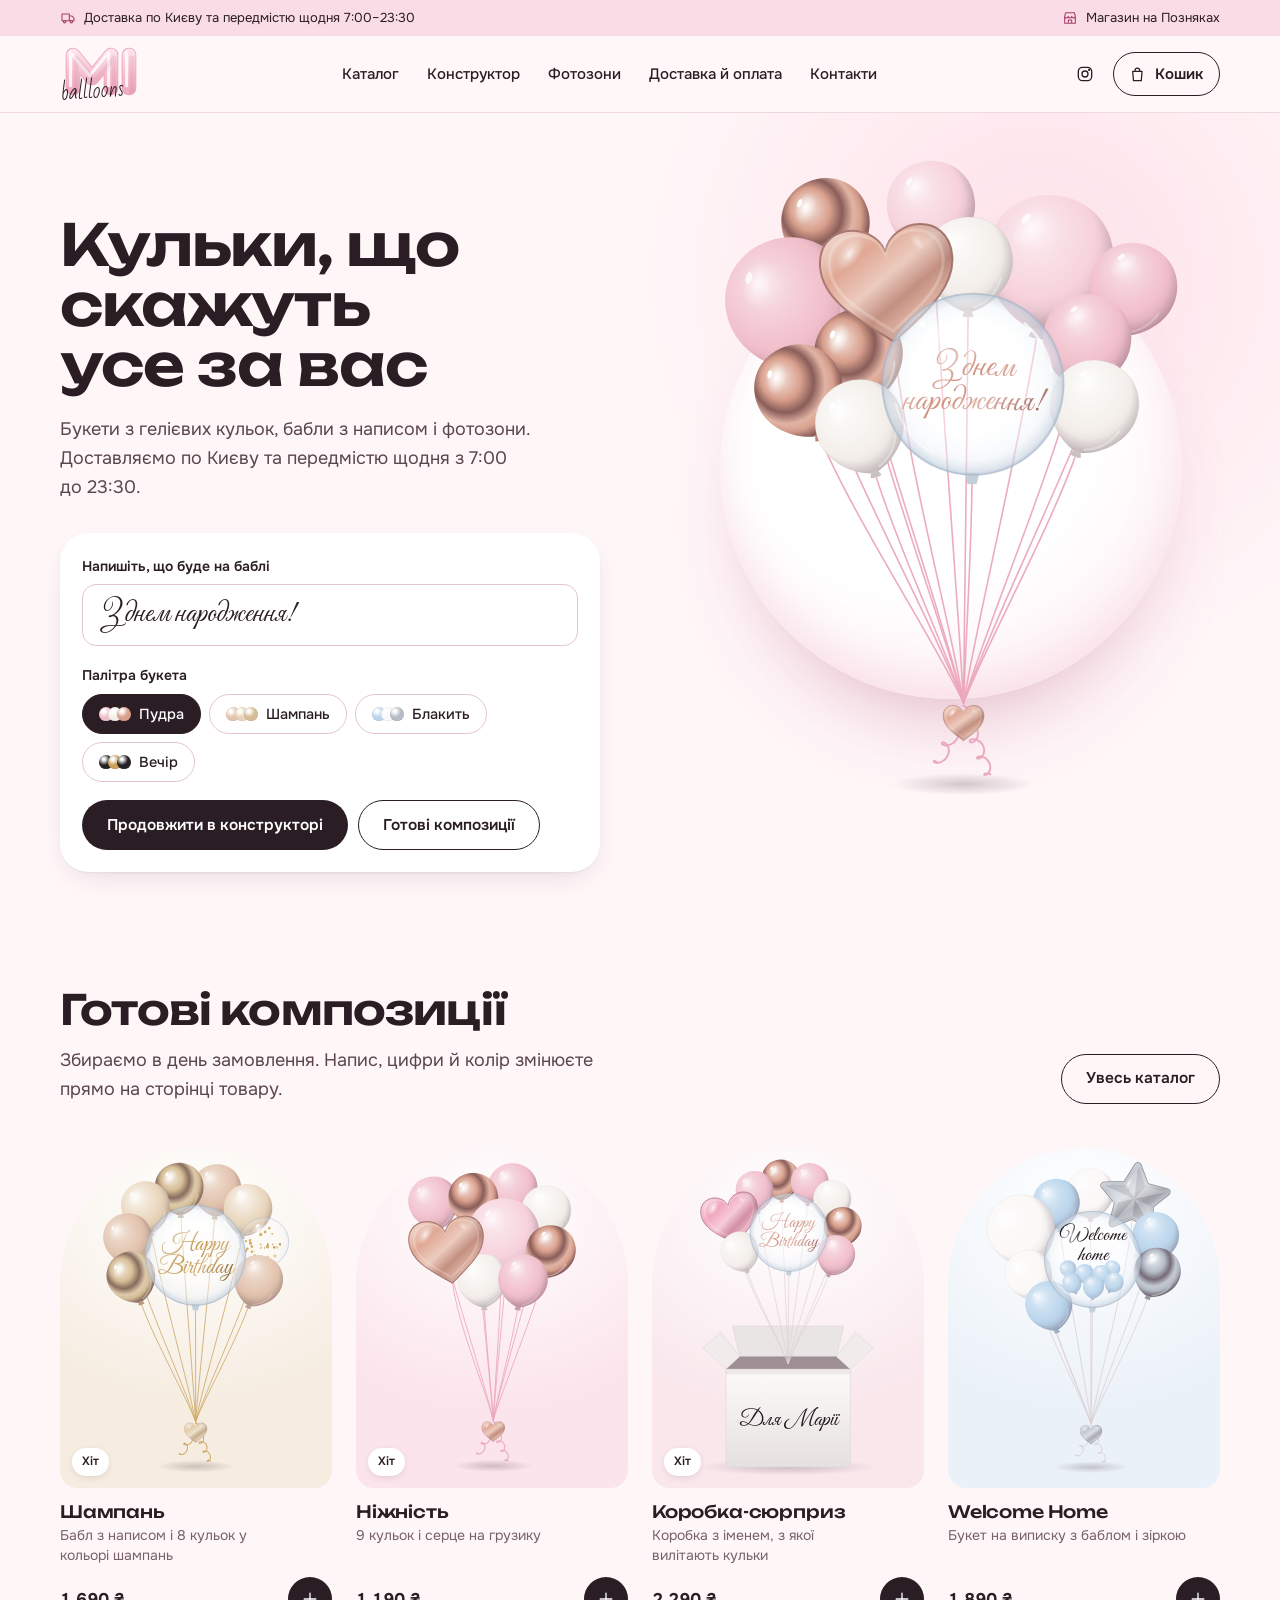
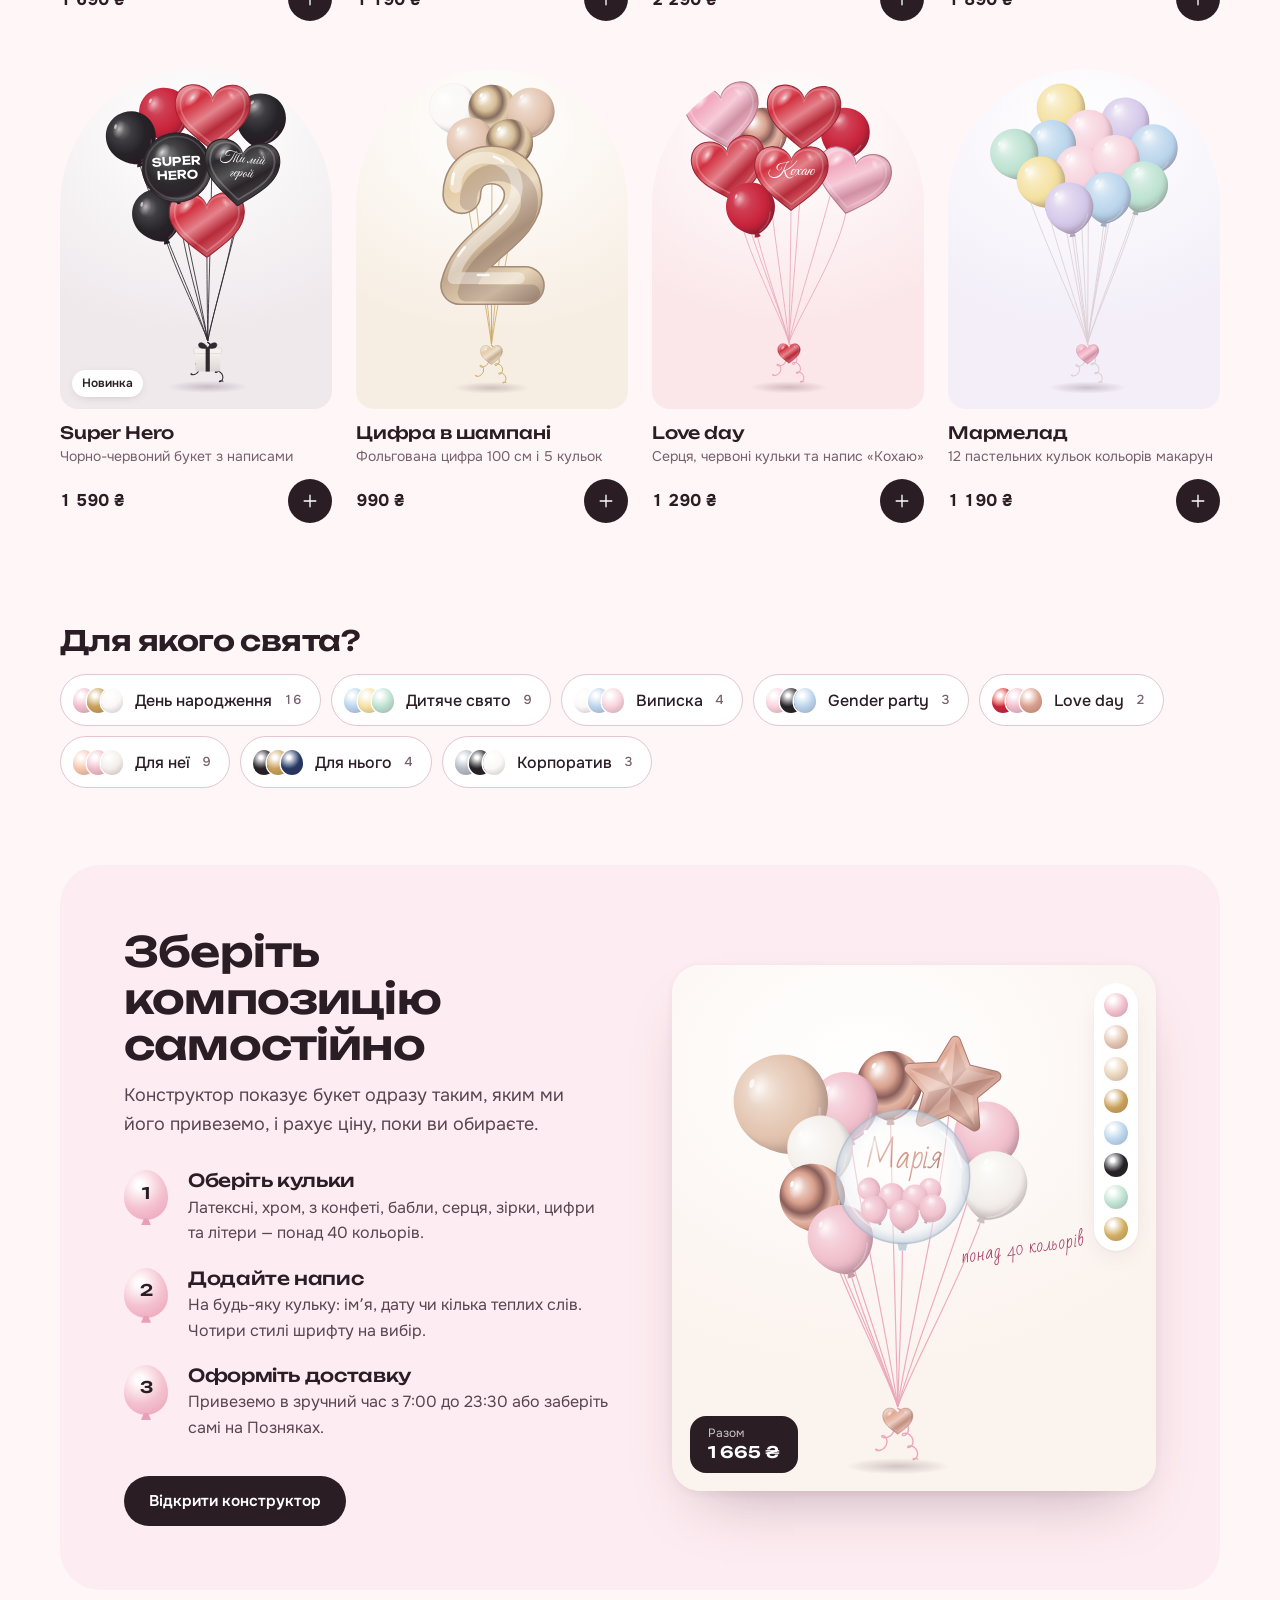
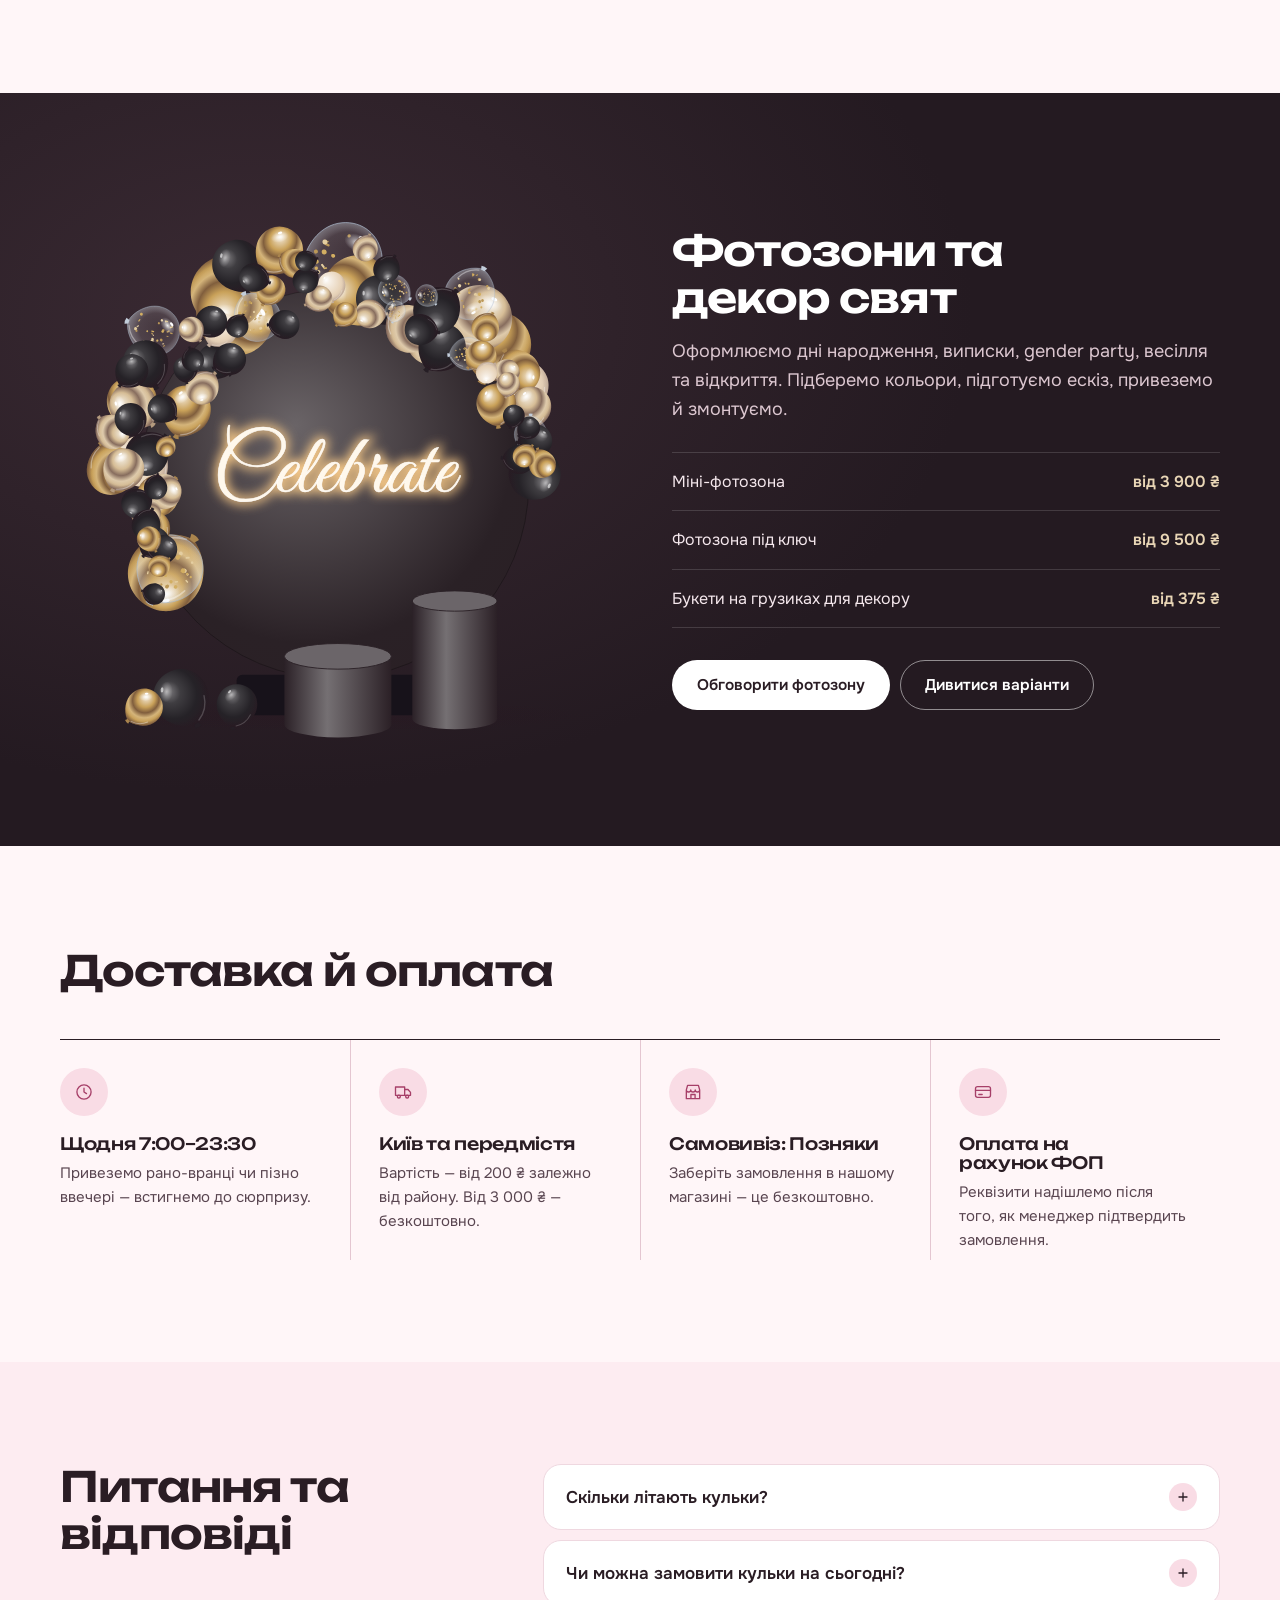
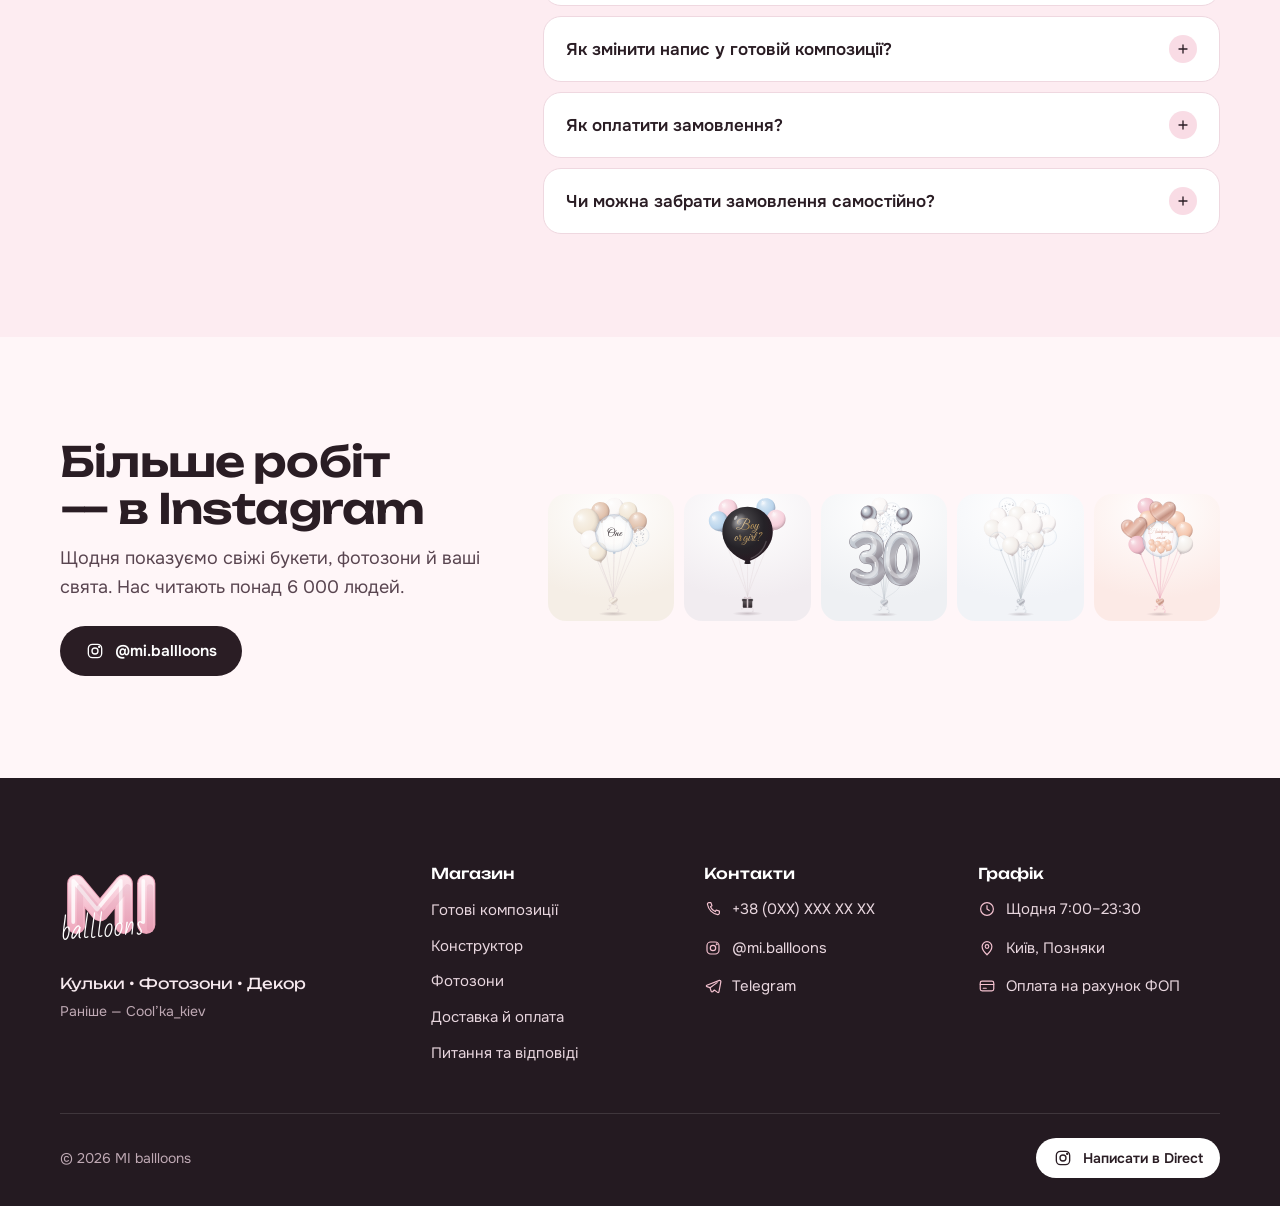
<file: index.html>
<!DOCTYPE html>
<html lang="uk">
<head>
  <meta charset="utf-8">
  <meta name="viewport" content="width=device-width, initial-scale=1">
  <title>MI ballloons — кульки, фотозони та декор у Києві</title>
  <meta name="description" content="Гелієві кульки з доставкою по Києву та передмістю щодня з 7:00 до 23:30. Готові букети, бабли з написом, цифри, коробки-сюрпризи та фотозони. Зберіть свою композицію в онлайн-конструкторі.">
  <meta name="theme-color" content="#fff6f8">
  <meta property="og:type" content="website">
  <meta property="og:title" content="MI ballloons — кульки, фотозони та декор у Києві">
  <meta property="og:description" content="Букети з гелієвих кульок, бабли з написом і фотозони. Конструктор композицій онлайн.">
  <meta property="og:locale" content="uk_UA">
  <link rel="icon" href="assets/img/favicon.svg" type="image/svg+xml">
  <link rel="preconnect" href="https://fonts.googleapis.com">
  <link rel="preconnect" href="https://fonts.gstatic.com" crossorigin>
  <link rel="stylesheet" href="https://fonts.googleapis.com/css2?family=Bad+Script&family=Cormorant+Garamond:ital,wght@1,600&family=Great+Vibes&family=Onest:wght@400;500;600;700&family=Unbounded:wght@400;500;600;700;800&display=swap">
  <link rel="stylesheet" href="assets/css/main.css">
</head>
<body data-page="home">
  <a class="skip-link" href="#main">Перейти до змісту</a>
  <header class="site-header" id="site-header"></header>

  <main id="main">
    <section class="hero" aria-labelledby="hero-title">
      <div class="wrap hero-grid">
        <div class="hero-copy">
          <h1 id="hero-title">Кульки, що скажуть усе за вас</h1>
          <p class="hero-lead">Букети з гелієвих кульок, бабли з написом і фотозони. Доставляємо по Києву та передмістю щодня з 7:00 до 23:30.</p>
        </div>

        <div class="hero-stage">
          <div class="hero-circle" aria-hidden="true"></div>
          <div class="hero-art" id="hero-art"></div>
        </div>

        <form class="hero-try" id="hero-try" action="constructor.html">
          <div class="field">
            <label for="hero-text">Напишіть, що буде на баблі</label>
            <input class="input input-hand" id="hero-text" name="text" maxlength="40" value="З днем народження!" autocomplete="off" spellcheck="false">
          </div>
          <fieldset class="hero-palettes">
            <legend class="label">Палітра букета</legend>
            <div class="chips" id="hero-palettes"></div>
          </fieldset>
          <div class="hero-cta">
            <button class="btn btn-ink" type="submit">Продовжити в конструкторі</button>
            <a class="btn btn-ghost" href="catalog.html">Готові композиції</a>
          </div>
        </form>
      </div>
    </section>

    <section class="section section-first" id="bestsellers" aria-labelledby="best-title">
      <div class="wrap">
        <div class="section-head">
          <div>
            <h2 id="best-title">Готові композиції</h2>
            <p class="section-sub">Збираємо в день замовлення. Напис, цифри й колір змінюєте прямо на сторінці товару.</p>
          </div>
          <a class="btn btn-ghost" href="catalog.html">Увесь каталог</a>
        </div>
        <div class="pgrid" id="best-grid"></div>
      </div>
    </section>

    <section class="section section-tight" aria-labelledby="occ-title">
      <div class="wrap occ">
        <h2 id="occ-title" class="occ-title">Для якого свята?</h2>
        <ul class="occ-list" id="occ-list"></ul>
      </div>
    </section>

    <section class="section" id="builder" aria-labelledby="builder-title">
      <div class="wrap">
        <div class="builder">
          <div class="builder-copy">
            <h2 id="builder-title">Зберіть композицію самостійно</h2>
            <p class="section-sub">Конструктор показує букет одразу таким, яким ми його привеземо, і рахує ціну, поки ви обираєте.</p>
            <ol class="steps">
              <li>
                <span class="step-n" aria-hidden="true">1</span>
                <div>
                  <h3>Оберіть кульки</h3>
                  <p>Латексні, хром, з конфеті, бабли, серця, зірки, цифри та літери — понад 40 кольорів.</p>
                </div>
              </li>
              <li>
                <span class="step-n" aria-hidden="true">2</span>
                <div>
                  <h3>Додайте напис</h3>
                  <p>На будь-яку кульку: імʼя, дату чи кілька теплих слів. Чотири стилі шрифту на вибір.</p>
                </div>
              </li>
              <li>
                <span class="step-n" aria-hidden="true">3</span>
                <div>
                  <h3>Оформіть доставку</h3>
                  <p>Привеземо в зручний час з 7:00 до 23:30 або заберіть самі на Позняках.</p>
                </div>
              </li>
            </ol>
            <a class="btn btn-ink" href="constructor.html">Відкрити конструктор</a>
          </div>
          <a class="builder-visual" href="constructor.html" aria-label="Відкрити конструктор">
            <div class="bv-stage" id="bv-art"></div>
            <div class="bv-swatches" aria-hidden="true" id="bv-swatches"></div>
            <p class="bv-note hand" aria-hidden="true">понад 40 кольорів</p>
            <div class="bv-price" aria-hidden="true"><span>Разом</span><strong id="bv-price">—</strong></div>
          </a>
        </div>
      </div>
    </section>

    <section class="night" id="photozones" aria-labelledby="pz-title">
      <div class="wrap night-grid">
        <div class="night-art" id="pz-art"></div>
        <div class="night-copy">
          <h2 id="pz-title">Фотозони та декор свят</h2>
          <p>Оформлюємо дні народження, виписки, gender party, весілля та відкриття. Підберемо кольори, підготуємо ескіз, привеземо й змонтуємо.</p>
          <ul class="pz-list" id="pz-list"></ul>
          <div class="night-cta">
            <a class="btn btn-light" id="pz-direct" href="#" target="_blank" rel="noopener">Обговорити фотозону</a>
            <a class="btn btn-ghost-light" href="catalog.html?cat=photozones">Дивитися варіанти</a>
          </div>
        </div>
      </div>
    </section>

    <section class="section" id="delivery" aria-labelledby="delivery-title">
      <div class="wrap">
        <div class="section-head">
          <h2 id="delivery-title">Доставка й оплата</h2>
        </div>
        <ul class="facts" id="facts"></ul>
      </div>
    </section>

    <section class="section section-alt" id="faq" aria-labelledby="faq-title">
      <div class="wrap faq-wrap">
        <h2 id="faq-title">Питання та відповіді</h2>
        <div class="faq" id="faq-list"></div>
      </div>
    </section>

    <section class="section" aria-labelledby="insta-title">
      <div class="wrap insta">
        <div class="insta-copy">
          <h2 id="insta-title">Більше робіт — в Instagram</h2>
          <p class="section-sub">Щодня показуємо свіжі букети, фотозони й ваші свята. Нас читають понад 6 000 людей.</p>
          <a class="btn btn-ink" id="insta-link" href="#" target="_blank" rel="noopener"></a>
        </div>
        <ul class="insta-row" id="insta-row"></ul>
      </div>
    </section>
  </main>

  <footer class="site-footer" id="site-footer"></footer>

  <script src="assets/js/data.js" defer></script>
  <script src="assets/js/art.js" defer></script>
  <script src="assets/js/core.js" defer></script>
  <script src="assets/js/home.js" defer></script>
</body>
</html>
</file>
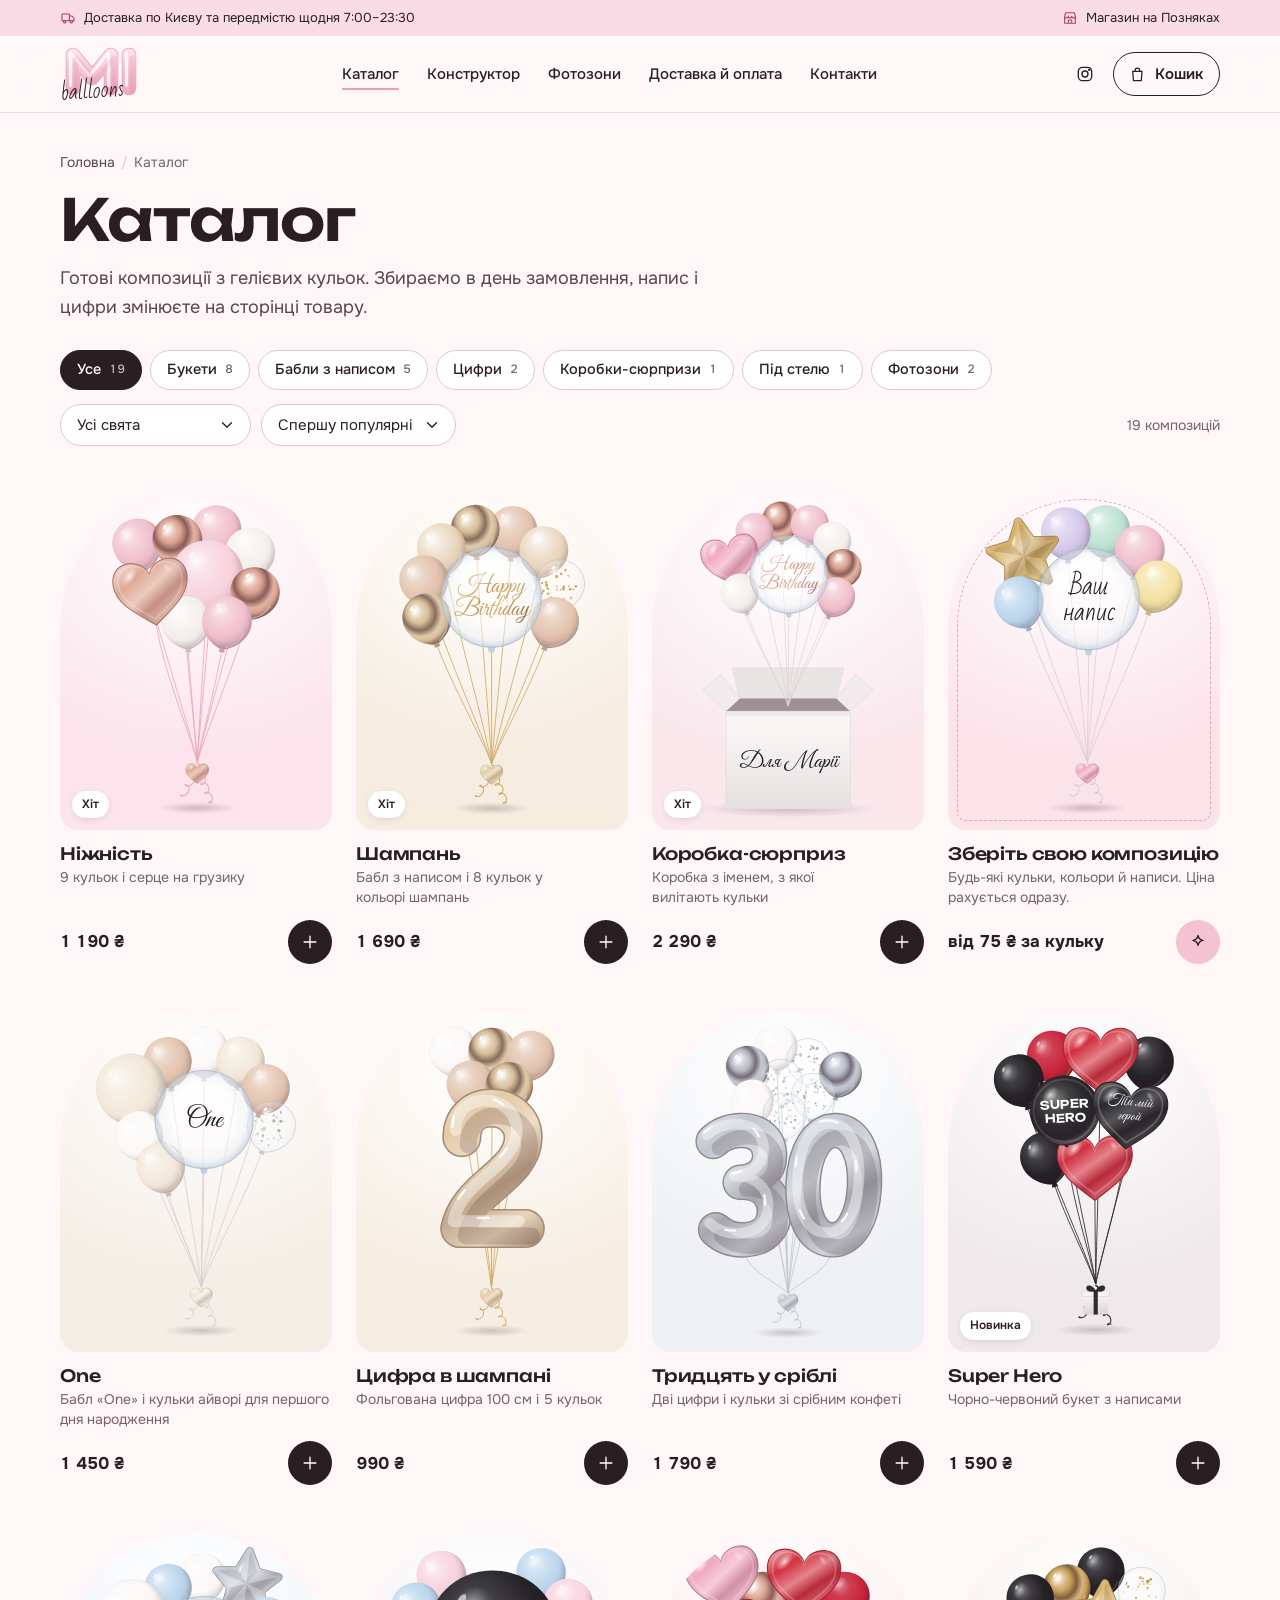
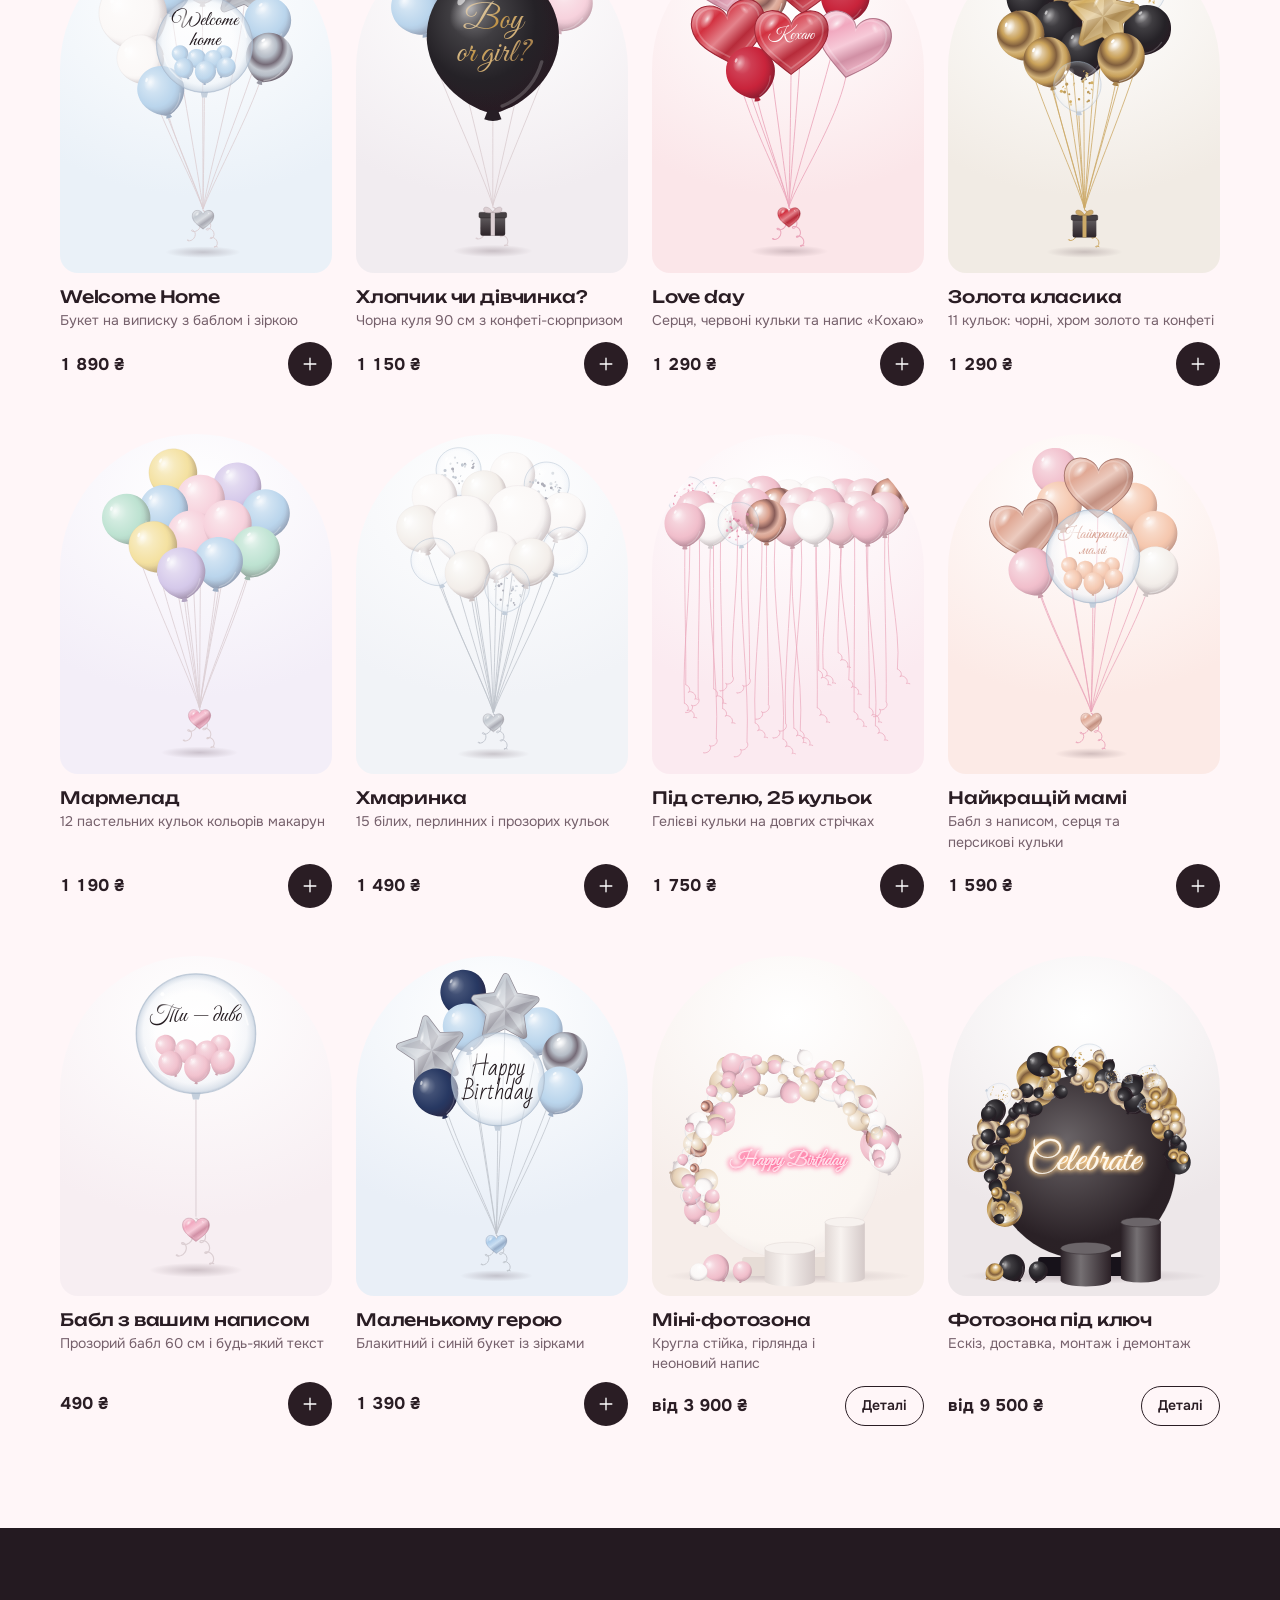
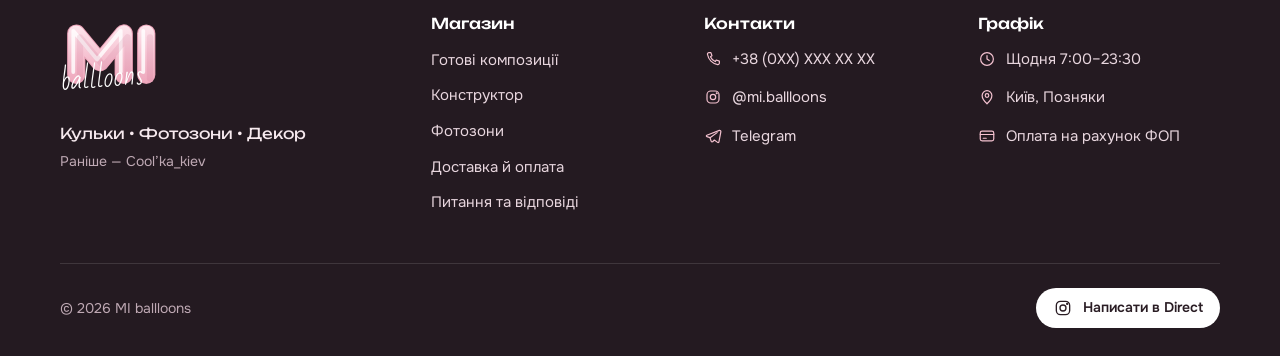
<file: catalog.html>
<!DOCTYPE html>
<html lang="uk">
<head>
  <meta charset="utf-8">
  <meta name="viewport" content="width=device-width, initial-scale=1">
  <title>Каталог композицій з кульок — MI ballloons</title>
  <meta name="description" content="Готові букети з гелієвих кульок, бабли з написом, фольговані цифри, коробки-сюрпризи та фотозони з доставкою по Києву.">
  <meta name="theme-color" content="#fff6f8">
  <link rel="icon" href="assets/img/favicon.svg" type="image/svg+xml">
  <link rel="preconnect" href="https://fonts.googleapis.com">
  <link rel="preconnect" href="https://fonts.gstatic.com" crossorigin>
  <link rel="stylesheet" href="https://fonts.googleapis.com/css2?family=Bad+Script&family=Cormorant+Garamond:ital,wght@1,600&family=Great+Vibes&family=Onest:wght@400;500;600;700&family=Unbounded:wght@400;500;600;700;800&display=swap">
  <link rel="stylesheet" href="assets/css/main.css">
</head>
<body data-page="catalog">
  <a class="skip-link" href="#main">Перейти до змісту</a>
  <header class="site-header" id="site-header"></header>

  <main id="main">
    <section class="page-head">
      <div class="wrap">
        <nav class="crumbs" aria-label="Навігаційний ланцюжок">
          <ol>
            <li><a href="index.html">Головна</a></li>
            <li aria-current="page" id="crumb-current">Каталог</li>
          </ol>
        </nav>
        <h1 id="cat-title">Каталог</h1>
        <p class="page-sub" id="cat-sub">Готові композиції з гелієвих кульок. Збираємо в день замовлення, напис і цифри змінюєте на сторінці товару.</p>
      </div>
    </section>

    <section class="catalog" aria-label="Товари">
      <div class="wrap">
        <search class="filters">
          <form id="filters">
            <fieldset>
              <legend class="visually-hidden">Категорія</legend>
              <div class="chips chips-scroll" id="f-cats"></div>
            </fieldset>
            <div class="f-row">
              <div class="f-selects">
                <label class="visually-hidden" for="f-occasion">Свято</label>
                <select class="select select-sm" id="f-occasion" name="occasion"></select>
                <label class="visually-hidden" for="f-sort">Сортування</label>
                <select class="select select-sm" id="f-sort" name="sort">
                  <option value="popular">Спершу популярні</option>
                  <option value="price-asc">Спершу дешевші</option>
                  <option value="price-desc">Спершу дорожчі</option>
                </select>
              </div>
              <p class="f-count" id="f-count" aria-live="polite"></p>
            </div>
          </form>
        </search>
        <div class="pgrid" id="cat-grid"></div>
      </div>
    </section>
  </main>

  <footer class="site-footer" id="site-footer"></footer>

  <script src="assets/js/data.js" defer></script>
  <script src="assets/js/art.js" defer></script>
  <script src="assets/js/core.js" defer></script>
  <script src="assets/js/catalog.js" defer></script>
</body>
</html>
</file>
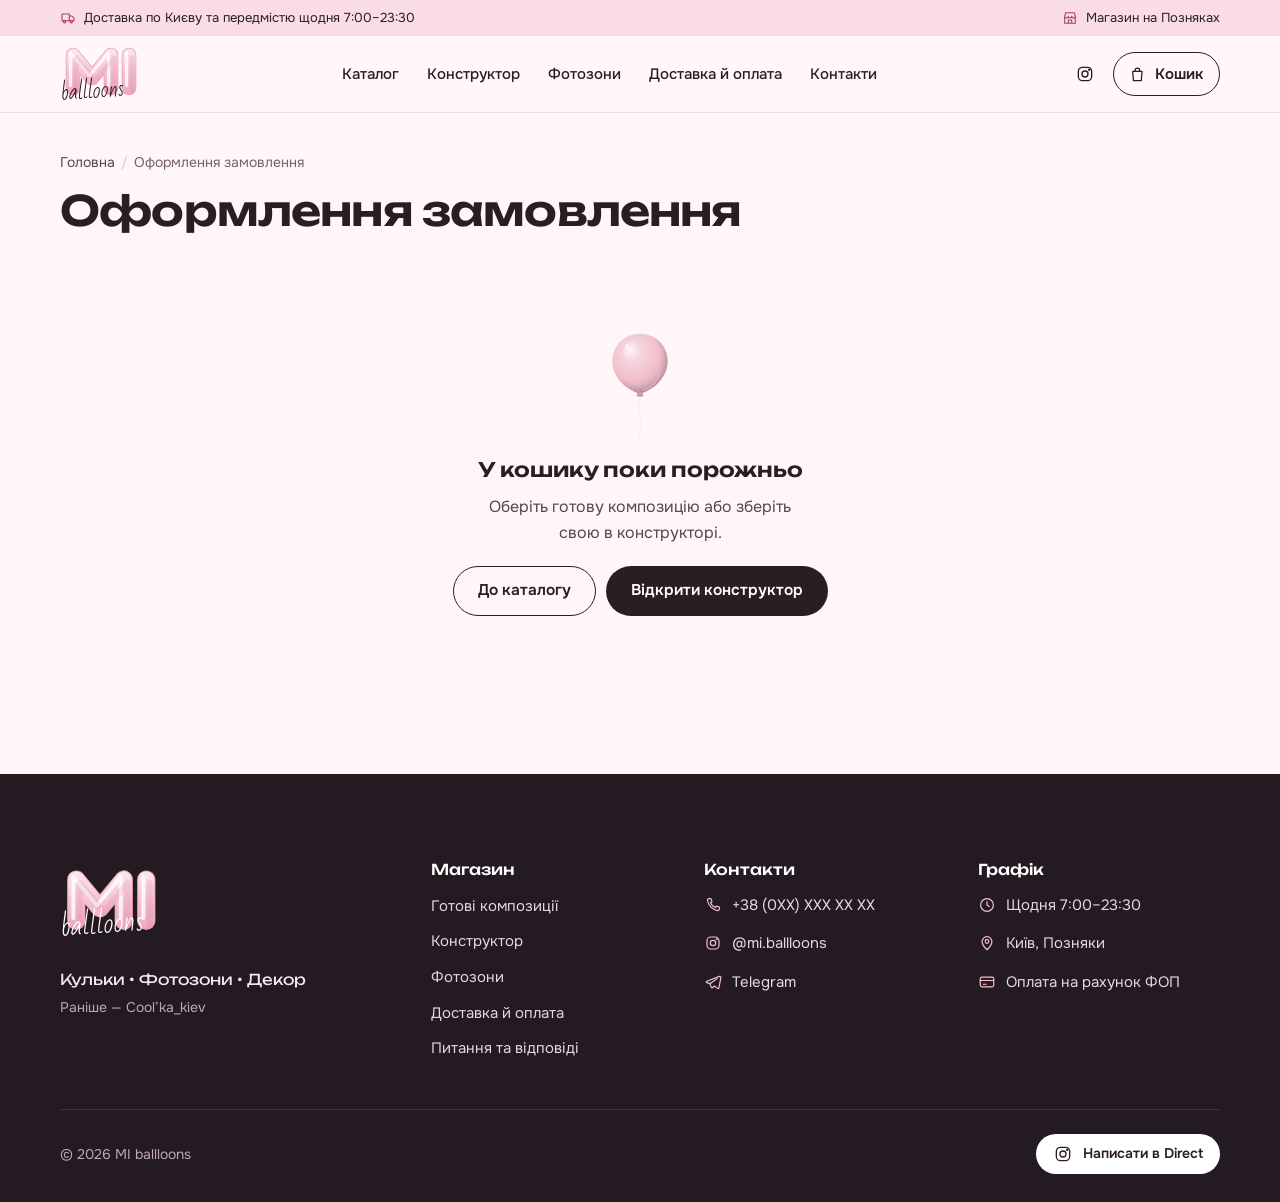
<file: checkout.html>
<!DOCTYPE html>
<html lang="uk">
<head>
  <meta charset="utf-8">
  <meta name="viewport" content="width=device-width, initial-scale=1">
  <title>Оформлення замовлення — MI ballloons</title>
  <meta name="description" content="Оформлення замовлення кульок з доставкою по Києву та передмістю.">
  <meta name="robots" content="noindex">
  <meta name="theme-color" content="#fff6f8">
  <link rel="icon" href="assets/img/favicon.svg" type="image/svg+xml">
  <link rel="preconnect" href="https://fonts.googleapis.com">
  <link rel="preconnect" href="https://fonts.gstatic.com" crossorigin>
  <link rel="stylesheet" href="https://fonts.googleapis.com/css2?family=Bad+Script&family=Cormorant+Garamond:ital,wght@1,600&family=Great+Vibes&family=Onest:wght@400;500;600;700&family=Unbounded:wght@400;500;600;700;800&display=swap">
  <link rel="stylesheet" href="assets/css/main.css">
</head>
<body data-page="checkout">
  <a class="skip-link" href="#main">Перейти до змісту</a>
  <header class="site-header" id="site-header"></header>

  <main id="main">
    <div class="wrap co-wrap">
      <nav class="crumbs" aria-label="Навігаційний ланцюжок">
        <ol>
          <li><a href="index.html">Головна</a></li>
          <li aria-current="page">Оформлення замовлення</li>
        </ol>
      </nav>
      <h1 class="co-title" id="co-title">Оформлення замовлення</h1>
      <div id="co"></div>
    </div>
  </main>

  <footer class="site-footer" id="site-footer"></footer>

  <script src="assets/js/data.js" defer></script>
  <script src="assets/js/art.js" defer></script>
  <script src="assets/js/core.js" defer></script>
  <script src="assets/js/checkout.js" defer></script>
</body>
</html>
</file>
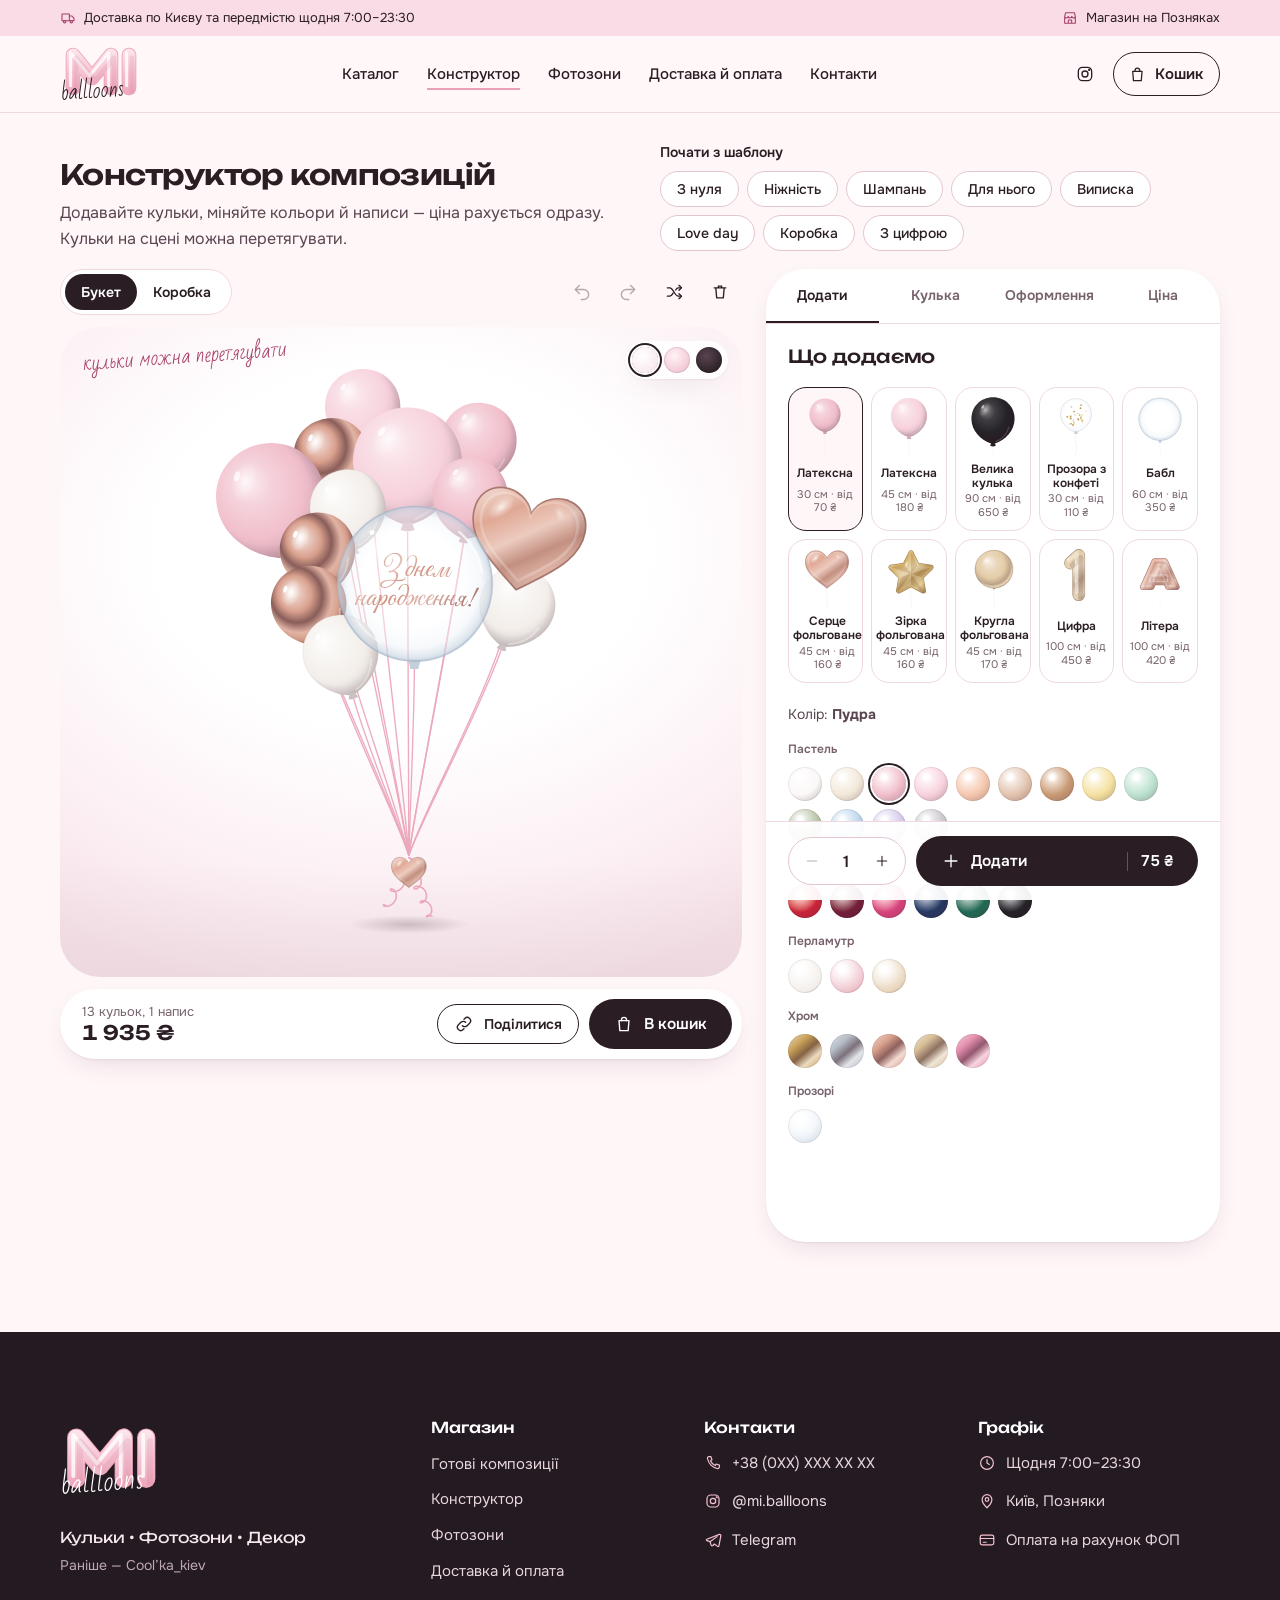
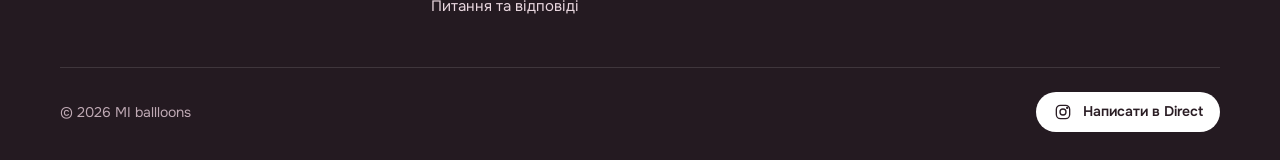
<file: constructor.html>
<!DOCTYPE html>
<html lang="uk">
<head>
  <meta charset="utf-8">
  <meta name="viewport" content="width=device-width, initial-scale=1">
  <title>Конструктор композицій з кульок — MI ballloons</title>
  <meta name="description" content="Зберіть свою композицію з гелієвих кульок: оберіть кольори, бабли, серця, цифри та написи. Ціна рахується одразу, доставка по Києву 7:00–23:30.">
  <meta name="theme-color" content="#fff6f8">
  <link rel="icon" href="assets/img/favicon.svg" type="image/svg+xml">
  <link rel="preconnect" href="https://fonts.googleapis.com">
  <link rel="preconnect" href="https://fonts.gstatic.com" crossorigin>
  <link rel="stylesheet" href="https://fonts.googleapis.com/css2?family=Bad+Script&family=Cormorant+Garamond:ital,wght@1,600&family=Great+Vibes&family=Onest:wght@400;500;600;700&family=Unbounded:wght@400;500;600;700;800&display=swap">
  <link rel="stylesheet" href="assets/css/main.css">
  <link rel="stylesheet" href="assets/css/constructor.css">
</head>
<body data-page="constructor" class="page-cz">
  <a class="skip-link" href="#cz-panel">Перейти до налаштувань</a>
  <header class="site-header" id="site-header"></header>

  <main id="main" class="cz">
    <div class="wrap cz-top">
      <div class="cz-intro">
        <h1>Конструктор композицій</h1>
        <p>Додавайте кульки, міняйте кольори й написи — ціна рахується одразу. Кульки на сцені можна перетягувати.</p>
      </div>
      <div class="cz-templates">
        <p class="label" id="tpl-label">Почати з шаблону</p>
        <div class="chips chips-scroll" id="cz-templates" role="group" aria-labelledby="tpl-label"></div>
      </div>
    </div>

    <div class="wrap cz-grid">
      <section class="cz-stage-col" aria-label="Сцена композиції">
        <div class="cz-toolbar" role="toolbar" aria-label="Дії з композицією">
          <div class="seg" role="radiogroup" aria-label="Формат" id="cz-format"></div>
          <div class="cz-tools">
            <button class="icon-btn" type="button" data-act="undo" aria-label="Скасувати дію"></button>
            <button class="icon-btn" type="button" data-act="redo" aria-label="Повторити дію"></button>
            <button class="icon-btn" type="button" data-act="shuffle" aria-label="Розкласти кульки заново"></button>
            <button class="icon-btn" type="button" data-act="clear" aria-label="Прибрати всі кульки"></button>
          </div>
        </div>
        <div class="cz-stage" id="cz-stage" data-bg="studio">
          <div class="cz-svg" id="cz-svg"></div>
          <div class="cz-empty" id="cz-empty" hidden>
            <p class="empty-title">Тут буде ваша композиція</p>
            <p>Оберіть вид кульки й колір праворуч і натисніть «Додати».</p>
          </div>
          <p class="cz-hint hand" id="cz-hint" aria-hidden="true">кульки можна перетягувати</p>
          <div class="cz-bg" role="radiogroup" aria-label="Фон сцени" id="cz-bg"></div>
        </div>
        <div class="cz-summary" id="cz-summary">
          <div class="cz-sum-info">
            <span id="cz-count">—</span>
            <strong id="cz-total">—</strong>
          </div>
          <button class="btn btn-ghost btn-sm cz-share" type="button" data-act="share"></button>
          <button class="btn btn-ink" type="button" data-act="cart"></button>
        </div>
      </section>

      <aside class="cz-panel" id="cz-panel" aria-label="Налаштування композиції" tabindex="-1">
        <div class="cz-tabs" role="tablist" aria-label="Розділи">
          <button role="tab" id="tab-add" aria-controls="pane-add" aria-selected="true" type="button">Додати</button>
          <button role="tab" id="tab-item" aria-controls="pane-item" aria-selected="false" tabindex="-1" type="button">Кулька</button>
          <button role="tab" id="tab-decor" aria-controls="pane-decor" aria-selected="false" tabindex="-1" type="button">Оформлення</button>
          <button role="tab" id="tab-price" aria-controls="pane-price" aria-selected="false" tabindex="-1" type="button">Ціна</button>
        </div>
        <div class="cz-pane" role="tabpanel" id="pane-add" aria-labelledby="tab-add"></div>
        <div class="cz-pane" role="tabpanel" id="pane-item" aria-labelledby="tab-item" hidden></div>
        <div class="cz-pane" role="tabpanel" id="pane-decor" aria-labelledby="tab-decor" hidden></div>
        <div class="cz-pane" role="tabpanel" id="pane-price" aria-labelledby="tab-price" hidden></div>
      </aside>
    </div>
  </main>

  <footer class="site-footer" id="site-footer"></footer>

  <script src="assets/js/data.js" defer></script>
  <script src="assets/js/art.js" defer></script>
  <script src="assets/js/core.js" defer></script>
  <script src="assets/js/constructor.js" defer></script>
</body>
</html>
</file>
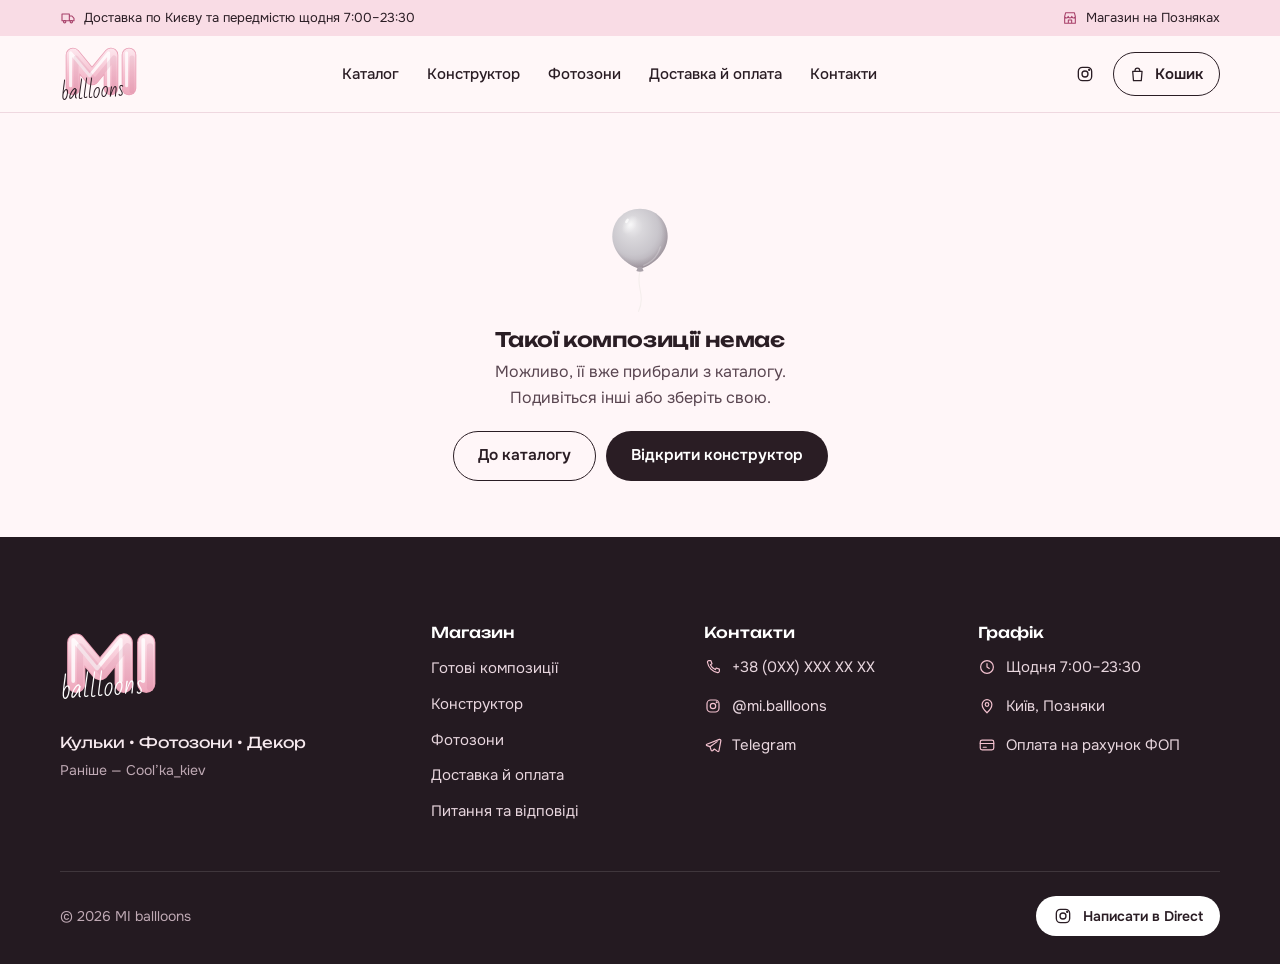
<file: product.html>
<!DOCTYPE html>
<html lang="uk">
<head>
  <meta charset="utf-8">
  <meta name="viewport" content="width=device-width, initial-scale=1">
  <title>Композиція — MI ballloons</title>
  <meta name="description" content="Композиція з гелієвих кульок з доставкою по Києву та передмістю щодня з 7:00 до 23:30.">
  <meta name="theme-color" content="#fff6f8">
  <link rel="icon" href="assets/img/favicon.svg" type="image/svg+xml">
  <link rel="preconnect" href="https://fonts.googleapis.com">
  <link rel="preconnect" href="https://fonts.gstatic.com" crossorigin>
  <link rel="stylesheet" href="https://fonts.googleapis.com/css2?family=Bad+Script&family=Cormorant+Garamond:ital,wght@1,600&family=Great+Vibes&family=Onest:wght@400;500;600;700&family=Unbounded:wght@400;500;600;700;800&display=swap">
  <link rel="stylesheet" href="assets/css/main.css">
</head>
<body data-page="product">
  <a class="skip-link" href="#main">Перейти до змісту</a>
  <header class="site-header" id="site-header"></header>

  <main id="main">
    <div class="wrap pp-wrap" id="pp"></div>

    <section class="section" aria-labelledby="rel-title" id="related-section">
      <div class="wrap">
        <div class="section-head">
          <h2 id="rel-title">Вам також сподобається</h2>
          <a class="btn btn-ghost" href="catalog.html">Увесь каталог</a>
        </div>
        <div class="pgrid" id="related"></div>
      </div>
    </section>
  </main>

  <footer class="site-footer" id="site-footer"></footer>

  <dialog class="modal" id="request" aria-labelledby="req-title">
    <form class="modal-body" id="req-form" novalidate>
      <div class="modal-head">
        <h2 id="req-title">Заявка на фотозону</h2>
        <button class="icon-btn" type="button" data-modal-close aria-label="Закрити">
          <svg class="icon" viewBox="0 0 24 24" fill="none" stroke="currentColor" stroke-width="1.6" stroke-linecap="round" aria-hidden="true"><path d="M6 6l12 12M18 6 6 18"/></svg>
        </button>
      </div>
      <div class="req-fields">
        <p class="req-lead">Залиште контакти — менеджер звʼяжеться, щоб обговорити кольори, розмір і дату.</p>
        <div class="field">
          <label for="req-name">Імʼя</label>
          <input class="input" id="req-name" name="name" autocomplete="given-name" required>
          <p class="field-error">Вкажіть, як до вас звертатися</p>
        </div>
        <div class="field">
          <label for="req-phone">Телефон</label>
          <input class="input" id="req-phone" name="phone" type="tel" inputmode="tel" autocomplete="tel" placeholder="+380 __ ___ __ __" pattern="[+0-9 \(\)\-]{10,19}" required>
          <p class="field-error">Вкажіть номер у форматі +380 XX XXX XX XX</p>
        </div>
        <div class="field">
          <label for="req-date">Дата свята</label>
          <input class="input" id="req-date" name="date" type="date">
        </div>
        <div class="field">
          <label for="req-msg">Що плануєте</label>
          <textarea class="textarea" id="req-msg" name="message" rows="3" placeholder="Привід, кольори, де буде свято"></textarea>
        </div>
        <button class="btn btn-ink btn-block" type="submit">Надіслати заявку</button>
      </div>
      <div class="req-done" hidden>
        <p class="empty-title">Заявку прийнято</p>
        <p>Менеджер звʼяжеться з вами, щоб обговорити деталі. Якщо зручніше — напишіть нам у Direct.</p>
        <a class="btn btn-ink" id="req-direct" href="#" target="_blank" rel="noopener">Написати в Direct</a>
      </div>
    </form>
  </dialog>

  <script src="assets/js/data.js" defer></script>
  <script src="assets/js/art.js" defer></script>
  <script src="assets/js/core.js" defer></script>
  <script src="assets/js/product.js" defer></script>
</body>
</html>
</file>
<file: assets/css/main.css>
/*
 * MI ballloons — основні стилі.
 * Кольори й шрифти — у :root, змінювати тут.
 */
@layer reset, base, layout, components, pages, utilities;

@view-transition {
  navigation: auto;
}

:root {
  color-scheme: light;

  /* Палітра бренду */
  --zefir: #fff6f8; /* фон сторінки */
  --zefir-2: #fdecf1; /* мʼяка смуга */
  --pudra: #f4c2d0; /* рожевий з логотипа */
  --pudra-2: #f9dce5;
  --pudra-3: #ea9fb6;
  --rose: #a63f68; /* акцент для дрібного тексту */
  --ink: #2a1d24; /* текст і головні кнопки */
  --ink-2: #594550;
  --ink-3: #76616c;
  --line: #efd8e0;
  --line-2: #e4c6d1;
  --white: #fff;
  --champagne: #e9d6b6;
  --gold: #b48a4a;
  --night: #241a21;
  --night-2: #33262e;
  --ok: #2f7a5b;
  --err: #b3263e;

  /* Шрифти */
  --font-display: 'Unbounded', 'Onest', system-ui, sans-serif;
  --font-body: 'Onest', system-ui, -apple-system, 'Segoe UI', sans-serif;
  --font-hand: 'Bad Script', cursive;

  /* Шкала */
  --step--1: 0.875rem;
  --step-0: 1rem;
  --step-1: 1.125rem;
  --step-2: 1.3125rem;
  --step-3: clamp(1.4rem, 1.15rem + 1vw, 1.75rem);
  --step-4: clamp(1.75rem, 1.25rem + 2.1vw, 2.6rem);
  --step-5: clamp(2.15rem, 1.3rem + 3.5vw, 3.6rem);

  --r-sm: 12px;
  --r-md: 18px;
  --r-lg: 28px;
  --r-xl: 40px;
  --r-pill: 999px;
  --shadow-1: 0 1px 2px rgb(74 30 50 / 0.06), 0 10px 30px -14px rgb(74 30 50 / 0.22);
  --shadow-2: 0 2px 8px rgb(74 30 50 / 0.06), 0 30px 60px -30px rgb(74 30 50 / 0.35);
  --wrap: 1240px;
  --gutter: clamp(16px, 4vw, 40px);
  --header-h: 112px;
  --ease: cubic-bezier(0.22, 0.8, 0.2, 1);
}

/* ---------- reset ---------- */
@layer reset {
  :where(*, *::before, *::after) {
    box-sizing: border-box;
  }
  html {
    -webkit-text-size-adjust: 100%;
    text-size-adjust: 100%;
  }
  body,
  h1,
  h2,
  h3,
  h4,
  p,
  ul,
  ol,
  figure,
  blockquote,
  dl,
  dd,
  fieldset {
    margin: 0;
  }
  ul[class],
  ol[class] {
    padding: 0;
    list-style: none;
  }
  img,
  svg {
    display: block;
    max-width: 100%;
  }
  input,
  button,
  select,
  textarea {
    font: inherit;
    color: inherit;
  }
  button {
    cursor: pointer;
  }
  fieldset {
    border: 0;
    padding: 0;
    min-inline-size: 0;
  }
  legend {
    padding: 0;
  }
}

/* ---------- base ---------- */
@layer base {
  html {
    scroll-behavior: smooth;
    scroll-padding-top: 96px;
    accent-color: var(--rose);
  }
  html.has-modal {
    overflow: hidden;
  }
  body {
    min-height: 100dvh;
    background: var(--zefir);
    color: var(--ink);
    font-family: var(--font-body);
    font-size: var(--step-0);
    line-height: 1.6;
    -webkit-font-smoothing: antialiased;
    text-rendering: optimizeLegibility;
    overflow-x: clip;
  }
  h1,
  h2,
  h3 {
    font-family: var(--font-display);
    font-weight: 600;
    line-height: 1.12;
    letter-spacing: -0.02em;
    text-wrap: balance;
  }
  p {
    text-wrap: pretty;
  }
  a {
    color: inherit;
    text-decoration-thickness: 1px;
    text-underline-offset: 0.2em;
  }
  ::selection {
    background: var(--pudra);
    color: var(--ink);
  }
  :focus-visible {
    outline: 2.5px solid var(--rose);
    outline-offset: 3px;
  }
  .icon {
    width: 1.25em;
    height: 1.25em;
    flex: none;
  }
}

/* ---------- layout ---------- */
@layer layout {
  .wrap {
    width: 100%;
    max-width: var(--wrap);
    margin-inline: auto;
    padding-inline: var(--gutter);
  }
  .section {
    padding-block: clamp(56px, 8vw, 112px);
  }
  .section-head {
    display: flex;
    flex-wrap: wrap;
    align-items: end;
    justify-content: space-between;
    gap: 16px 32px;
    margin-bottom: clamp(24px, 4vw, 44px);
  }
  .section-head h2 {
    font-size: var(--step-4);
    max-width: 18ch;
  }
  .section-sub {
    color: var(--ink-2);
    font-size: var(--step-1);
    max-width: 48ch;
    margin-top: 12px;
  }

  /* Шапка */
  .site-header {
    min-height: var(--header-h);
  }
  .announce {
    background: var(--pudra-2);
    font-size: 0.8125rem;
    color: var(--ink);
  }
  .announce-in {
    display: flex;
    justify-content: space-between;
    gap: 16px;
    min-height: 36px;
    align-items: center;
  }
  .announce p {
    display: flex;
    align-items: center;
    gap: 8px;
  }
  .announce .icon {
    width: 16px;
    height: 16px;
    color: var(--rose);
  }
  .bar {
    position: sticky;
    top: 0;
    z-index: 40;
    background: color-mix(in oklab, var(--zefir) 86%, transparent);
    -webkit-backdrop-filter: saturate(1.4) blur(14px);
    backdrop-filter: saturate(1.4) blur(14px);
    border-bottom: 1px solid var(--line);
  }
  .bar-in {
    display: flex;
    align-items: center;
    gap: 24px;
    min-height: 76px;
  }
  .logo {
    display: inline-flex;
    color: var(--ink);
    text-decoration: none;
    flex: none;
  }
  .logo .logo-svg {
    width: 96px;
    height: auto;
    overflow: visible;
  }
  .logo-lg .logo-svg {
    width: 120px;
  }
  .nav {
    margin-inline: auto;
  }
  .nav ul {
    display: flex;
    gap: clamp(14px, 2.2vw, 30px);
    margin: 0;
    padding: 0;
    list-style: none;
  }
  .nav a {
    font-weight: 500;
    font-size: 0.9375rem;
    text-decoration: none;
    padding-block: 6px;
    background: linear-gradient(var(--pudra-3), var(--pudra-3)) no-repeat left bottom / 0 2px;
    transition: background-size 0.25s var(--ease);
  }
  .nav a:hover,
  .nav a[aria-current='page'] {
    background-size: 100% 2px;
  }
  .bar-actions {
    display: flex;
    align-items: center;
    gap: 6px;
    margin-inline-start: auto;
  }
  .nav + .bar-actions {
    margin-inline-start: 0;
  }

  /* Футер */
  .site-footer {
    background: var(--night);
    color: #f6e9ee;
    padding-block: clamp(48px, 7vw, 88px) 28px;
  }
  .site-footer .logo {
    color: #fff;
  }
  .foot-grid {
    display: grid;
    grid-template-columns: 1.4fr repeat(3, 1fr);
    gap: 32px;
  }
  .foot-tag {
    margin-top: 16px;
    font-family: var(--font-display);
    font-size: 0.9375rem;
  }
  .foot-muted {
    color: #bfa9b4;
    font-size: var(--step--1);
    margin-top: 4px;
  }
  .foot-h {
    font-size: 0.9375rem;
    font-weight: 500;
    letter-spacing: 0;
    color: #fff;
    margin-bottom: 14px;
  }
  .foot-col ul {
    display: grid;
    gap: 10px;
    margin: 0;
    padding: 0;
    list-style: none;
  }
  .foot-col a,
  .foot-col span {
    color: #e8d6de;
    text-decoration: none;
    font-size: 0.9375rem;
  }
  .foot-col a:hover {
    color: #fff;
    text-decoration: underline;
  }
  .foot-contacts a,
  .foot-contacts span {
    display: inline-flex;
    align-items: center;
    gap: 10px;
  }
  .foot-contacts .icon {
    color: var(--pudra);
    width: 18px;
    height: 18px;
  }
  .foot-bottom {
    display: flex;
    flex-wrap: wrap;
    align-items: center;
    justify-content: space-between;
    gap: 16px;
    margin-top: 48px;
    padding-top: 24px;
    border-top: 1px solid rgb(255 255 255 / 0.12);
    color: #bfa9b4;
    font-size: var(--step--1);
  }
}

/* ---------- компоненти ---------- */
@layer components {
  .btn {
    display: inline-flex;
    align-items: center;
    justify-content: center;
    gap: 10px;
    min-height: 50px;
    padding: 0 24px;
    border-radius: var(--r-pill);
    border: 1.5px solid transparent;
    font-weight: 600;
    font-size: 0.9688rem;
    line-height: 1.2;
    text-decoration: none;
    text-align: center;
    transition: background-color 0.2s, color 0.2s, border-color 0.2s, box-shadow 0.2s, transform 0.2s var(--ease);
  }
  .btn:active:not(:disabled) {
    transform: scale(0.98);
  }
  .btn:disabled {
    opacity: 0.45;
    cursor: not-allowed;
  }
  .btn-ink {
    background: var(--ink);
    color: #fff;
  }
  .btn-ink:hover:not(:disabled) {
    background: #3d2b34;
    box-shadow: 0 0 0 4px var(--pudra-2);
  }
  .btn-pink {
    background: var(--pudra);
    color: var(--ink);
  }
  .btn-pink:hover:not(:disabled) {
    background: #f0b3c5;
  }
  .btn-ghost {
    background: transparent;
    color: var(--ink);
    border-color: var(--ink);
  }
  .btn-ghost:hover:not(:disabled) {
    background: var(--ink);
    color: #fff;
  }
  .btn-light {
    background: #fff;
    color: var(--ink);
  }
  .btn-light:hover:not(:disabled) {
    background: var(--pudra-2);
  }
  .btn-sm {
    min-height: 40px;
    padding: 0 16px;
    font-size: 0.875rem;
  }
  .btn-block {
    width: 100%;
  }
  .btn .icon {
    width: 20px;
    height: 20px;
  }

  .icon-btn {
    display: inline-grid;
    place-items: center;
    width: 44px;
    height: 44px;
    border-radius: 50%;
    border: 0;
    background: transparent;
    color: var(--ink);
    text-decoration: none;
    transition: background-color 0.2s;
  }
  .icon-btn:hover {
    background: var(--pudra-2);
  }
  .cart-btn {
    position: relative;
    display: inline-flex;
    align-items: center;
    gap: 8px;
    min-height: 44px;
    padding: 0 16px 0 14px;
    border-radius: var(--r-pill);
    border: 1.5px solid var(--ink);
    background: transparent;
    font-weight: 600;
    font-size: 0.9375rem;
    transition: background-color 0.2s, color 0.2s;
  }
  .cart-btn:hover {
    background: var(--ink);
    color: #fff;
  }
  .cart-count {
    display: inline-grid;
    place-items: center;
    min-width: 22px;
    height: 22px;
    padding: 0 6px;
    border-radius: 11px 11px 11px 3px;
    background: radial-gradient(circle at 35% 30%, #fde3ea, var(--pudra) 55%, var(--pudra-3));
    color: var(--ink);
    font-size: 0.75rem;
    font-weight: 700;
  }
  .cart-count[hidden] {
    display: none;
  }
  .menu-btn {
    display: none;
  }

  /* Картка товару — арка, як кругла стійка фотозони */
  .pgrid {
    display: grid;
    grid-template-columns: repeat(4, minmax(0, 1fr));
    gap: clamp(28px, 4vw, 48px) clamp(14px, 2vw, 24px);
  }
  .pcard {
    position: relative;
    display: grid;
    grid-template-rows: auto 1fr;
    gap: 14px;
    min-width: 0;
  }
  .pcard-media {
    position: relative;
    aspect-ratio: 4 / 5;
  }
  .arch {
    position: absolute;
    inset: 0;
    border-radius: 50% 50% var(--r-md) var(--r-md) / 40% 40% var(--r-md) var(--r-md);
    background: radial-gradient(120% 80% at 50% 18%, #fff 0%, var(--tint, var(--pudra-2)) 74%);
    overflow: hidden;
    isolation: isolate;
  }
  .arch > svg,
  .arch > img {
    width: 100%;
    height: 100%;
    object-fit: cover;
    transition: transform 0.5s var(--ease);
  }
  .pcard:hover .arch > svg {
    transform: translateY(-8px);
  }
  .badge {
    position: absolute;
    left: 12px;
    bottom: 12px;
    padding: 4px 10px;
    border-radius: var(--r-pill);
    background: #fff;
    color: var(--ink);
    font-size: 0.75rem;
    font-weight: 600;
    box-shadow: 0 2px 10px -4px rgb(74 30 50 / 0.3);
  }
  .pcard-body {
    display: grid;
    grid-template-rows: auto 1fr auto;
    gap: 4px;
  }
  .pcard-title {
    font-size: 1.0625rem;
    font-weight: 500;
    letter-spacing: -0.01em;
  }
  .pcard-title a {
    text-decoration: none;
  }
  .pcard-title a::after {
    content: '';
    position: absolute;
    inset: 0;
    border-radius: var(--r-md);
  }
  .pcard-title a:focus-visible {
    outline: none;
  }
  .pcard-title a:focus-visible::after {
    outline: 2.5px solid var(--rose);
    outline-offset: 4px;
  }
  .pcard-note {
    color: var(--ink-3);
    font-size: 0.875rem;
    line-height: 1.45;
  }
  .pcard-foot {
    display: flex;
    flex-wrap: wrap;
    align-items: center;
    justify-content: space-between;
    gap: 8px 12px;
    margin-top: 8px;
  }
  .price {
    font-weight: 700;
    font-size: 1.0625rem;
    font-variant-numeric: tabular-nums;
  }
  .btn-add,
  .pcard-foot .btn {
    position: relative;
    z-index: 1;
  }
  .btn-add {
    display: inline-grid;
    place-items: center;
    width: 44px;
    height: 44px;
    border-radius: 50%;
    border: 0;
    background: var(--ink);
    color: #fff;
    transition: background-color 0.2s, transform 0.2s var(--ease);
  }
  .btn-add:hover {
    background: var(--rose);
  }
  .btn-add.is-done {
    animation: pop 0.45s var(--ease);
  }

  /* Чипи-перемикачі */
  .chips {
    display: flex;
    flex-wrap: wrap;
    gap: 8px;
  }
  .chip {
    position: relative;
    display: inline-flex;
    align-items: center;
    gap: 8px;
    min-height: 40px;
    padding: 0 16px;
    border-radius: var(--r-pill);
    border: 1.5px solid var(--line-2);
    background: #fff;
    color: var(--ink);
    font-size: 0.9063rem;
    font-weight: 500;
    text-decoration: none;
    white-space: nowrap;
    cursor: pointer;
    transition: border-color 0.2s, background-color 0.2s;
  }
  .chip:hover {
    border-color: var(--ink);
  }
  .chip:has(input:checked),
  .chip[aria-pressed='true'],
  .chip.is-on {
    background: var(--ink);
    border-color: var(--ink);
    color: #fff;
  }
  .chip input {
    position: absolute;
    opacity: 0;
    pointer-events: none;
  }
  .chip:has(input:focus-visible) {
    outline: 2.5px solid var(--rose);
    outline-offset: 3px;
  }
  .chip .dot {
    width: 14px;
    height: 14px;
    border-radius: 50% 50% 50% 50% / 55% 55% 45% 45%;
    background: radial-gradient(circle at 35% 30%, #fff 0 8%, var(--c, var(--pudra)) 45%);
    box-shadow: inset 0 0 0 0.5px rgb(0 0 0 / 0.08);
  }

  /* Поля форм */
  .field {
    display: grid;
    grid-template-columns: minmax(0, 1fr);
    gap: 6px;
    min-width: 0;
  }
  .field > label,
  .label {
    font-weight: 600;
    font-size: 0.875rem;
  }
  .hint {
    color: var(--ink-3);
    font-size: 0.8125rem;
  }
  .input,
  .select,
  .textarea {
    width: 100%;
    min-height: 50px;
    padding: 12px 16px;
    border-radius: 14px;
    border: 1.5px solid var(--line-2);
    background: #fff;
    color: var(--ink);
    transition: border-color 0.2s, box-shadow 0.2s;
  }
  .textarea {
    min-height: 96px;
    resize: vertical;
  }
  .select {
    appearance: none;
    padding-inline-end: 44px;
    background-image: url("data:image/svg+xml,%3Csvg xmlns='http://www.w3.org/2000/svg' viewBox='0 0 24 24' fill='none' stroke='%232a1d24' stroke-width='1.8' stroke-linecap='round' stroke-linejoin='round'%3E%3Cpath d='m6 9 6 6 6-6'/%3E%3C/svg%3E");
    background-repeat: no-repeat;
    background-position: right 14px center;
    background-size: 18px;
  }
  .input:hover,
  .select:hover,
  .textarea:hover {
    border-color: var(--pudra-3);
  }
  .input:focus,
  .select:focus,
  .textarea:focus {
    outline: none;
    border-color: var(--ink);
    box-shadow: 0 0 0 4px var(--pudra-2);
  }
  .input:user-invalid,
  .select:user-invalid,
  .textarea:user-invalid {
    border-color: var(--err);
  }
  .field-error {
    display: none;
    color: var(--err);
    font-size: 0.8125rem;
  }
  .field:has(:user-invalid) .field-error {
    display: block;
  }
  .input::placeholder,
  .textarea::placeholder {
    color: #a8949e;
  }

  /* Кількість */
  .qty {
    display: inline-flex;
    align-items: center;
    border: 1.5px solid var(--line-2);
    border-radius: var(--r-pill);
    background: #fff;
  }
  .qty button {
    display: inline-grid;
    place-items: center;
    width: 36px;
    height: 36px;
    border: 0;
    background: transparent;
    border-radius: 50%;
  }
  .qty button:disabled {
    opacity: 0.35;
    cursor: default;
  }
  .qty button .icon {
    width: 16px;
    height: 16px;
  }
  .qty output {
    min-width: 24px;
    text-align: center;
    font-weight: 600;
    font-variant-numeric: tabular-nums;
  }
  .qty-lg button {
    width: 46px;
    height: 46px;
  }

  /* Шухляда (кошик, меню) */
  dialog.drawer {
    position: fixed;
    inset: 0 0 0 auto;
    margin: 0;
    width: min(440px, 100vw);
    max-width: 100vw;
    height: 100dvh;
    max-height: 100dvh;
    padding: 0;
    border: 0;
    background: var(--zefir);
    color: var(--ink);
    box-shadow: var(--shadow-2);
    translate: 0 0;
    transition: translate 0.32s var(--ease), opacity 0.32s;
  }
  dialog.drawer[open] {
    display: flex;
    flex-direction: column;
  }
  @starting-style {
    dialog.drawer[open] {
      translate: 100% 0;
    }
  }
  dialog.drawer.is-closing {
    translate: 100% 0;
  }
  dialog.drawer::backdrop {
    background: rgb(42 29 36 / 0.42);
    -webkit-backdrop-filter: blur(3px);
    backdrop-filter: blur(3px);
  }
  dialog.drawer-left {
    inset: 0 auto 0 0;
  }
  @starting-style {
    dialog.drawer-left[open] {
      translate: -100% 0;
    }
  }
  dialog.drawer-left.is-closing {
    translate: -100% 0;
  }
  .drawer-head {
    display: flex;
    align-items: center;
    justify-content: space-between;
    gap: 12px;
    padding: 16px 16px 16px 24px;
    border-bottom: 1px solid var(--line);
  }
  .drawer-title {
    font-size: 1.25rem;
  }
  .drawer-body {
    flex: 1;
    overflow-y: auto;
    padding: 8px 24px;
    overscroll-behavior: contain;
  }
  .drawer-foot {
    display: grid;
    gap: 10px;
    padding: 18px 24px calc(18px + env(safe-area-inset-bottom));
    border-top: 1px solid var(--line);
    background: #fff;
  }
  .drawer-nav ul {
    display: grid;
    padding: 12px 12px;
  }
  .drawer-nav a {
    display: flex;
    align-items: center;
    justify-content: space-between;
    padding: 16px 12px;
    border-radius: var(--r-sm);
    font-family: var(--font-display);
    font-weight: 500;
    font-size: 1.125rem;
    text-decoration: none;
  }
  .drawer-nav a:hover {
    background: var(--pudra-2);
  }
  .drawer-nav .icon {
    color: var(--ink-3);
  }
  #menu-drawer .drawer-nav {
    flex: 1;
    overflow-y: auto;
  }
  .drawer-meta {
    display: flex;
    align-items: center;
    gap: 10px;
    color: var(--ink-2);
    font-size: 0.875rem;
  }
  .drawer-meta .icon {
    color: var(--rose);
    width: 18px;
    height: 18px;
  }

  /* Рядок кошика */
  .clines {
    display: grid;
  }
  .cline {
    position: relative;
    display: grid;
    grid-template-columns: 76px 1fr auto;
    gap: 14px;
    padding-block: 16px;
    border-bottom: 1px solid var(--line);
  }
  .cline-art {
    width: 76px;
    height: 76px;
    border-radius: 50% 50% 14px 14px / 46% 46% 14px 14px;
    background: radial-gradient(120% 80% at 50% 18%, #fff, var(--pudra-2) 80%);
    overflow: hidden;
  }
  .cline-art svg {
    width: 100%;
    height: 100%;
  }
  .cline-main {
    display: grid;
    gap: 4px;
    min-width: 0;
  }
  .cline-name {
    font-weight: 600;
    line-height: 1.3;
  }
  .cline-note {
    color: var(--ink-3);
    font-size: 0.8125rem;
    line-height: 1.4;
    overflow-wrap: anywhere;
  }
  .cline-row {
    display: flex;
    align-items: center;
    justify-content: space-between;
    gap: 12px;
    margin-top: 6px;
  }
  .cline-price {
    font-weight: 700;
    font-variant-numeric: tabular-nums;
  }
  .cline-remove {
    align-self: start;
    display: inline-grid;
    place-items: center;
    width: 36px;
    height: 36px;
    border: 0;
    border-radius: 50%;
    background: transparent;
    color: var(--ink-3);
  }
  .cline-remove:hover {
    background: var(--pudra-2);
    color: var(--ink);
  }
  .cline-remove .icon {
    width: 18px;
    height: 18px;
  }
  .cart-sum {
    display: flex;
    justify-content: space-between;
    align-items: baseline;
    font-size: 1.0625rem;
  }
  .cart-sum strong {
    font-family: var(--font-display);
    font-size: 1.375rem;
    font-weight: 600;
  }
  .cart-hint {
    color: var(--ink-3);
    font-size: 0.8125rem;
    margin-top: -4px;
  }
  .cart-hint.is-ok {
    color: var(--ok);
  }

  /* Порожній стан */
  .empty {
    display: grid;
    justify-items: center;
    text-align: center;
    gap: 8px;
    padding: 40px 12px;
  }
  .empty-art {
    width: 120px;
    height: 120px;
  }
  .empty-art svg {
    width: 100%;
    height: 100%;
  }
  .empty-title {
    font-family: var(--font-display);
    font-weight: 600;
    font-size: 1.25rem;
  }
  .empty-text {
    color: var(--ink-2);
    max-width: 30ch;
  }

  /* Сповіщення */
  .toast {
    position: fixed;
    left: 50%;
    bottom: calc(20px + env(safe-area-inset-bottom));
    z-index: 100;
    display: flex;
    align-items: center;
    gap: 12px;
    max-width: calc(100vw - 32px);
    padding: 10px 10px 10px 12px;
    border-radius: var(--r-pill);
    background: var(--ink);
    color: #fff;
    font-size: 0.9375rem;
    box-shadow: var(--shadow-2);
    translate: -50% 140%;
    opacity: 0;
    transition: translate 0.35s var(--ease), opacity 0.35s;
    pointer-events: none;
  }
  .toast.is-on {
    translate: -50% 0;
    opacity: 1;
    pointer-events: auto;
  }
  .toast-dot {
    display: inline-grid;
    place-items: center;
    width: 28px;
    height: 28px;
    border-radius: 50%;
    background: var(--pudra);
    color: var(--ink);
  }
  .toast-dot .icon {
    width: 16px;
    height: 16px;
  }
  .toast a,
  .toast button {
    border: 0;
    padding: 6px 14px;
    border-radius: var(--r-pill);
    background: #fff;
    color: var(--ink);
    font-weight: 600;
    font-size: 0.875rem;
    text-decoration: none;
    white-space: nowrap;
  }

  /* Рукописна примітка — як підпис у логотипі */
  .hand {
    font-family: var(--font-hand);
    color: var(--rose);
    font-size: 1.25rem;
    line-height: 1.2;
  }

  /* Хлібні крихти */
  .crumbs ol {
    margin: 0;
    padding: 0;
    list-style: none;
    display: flex;
    flex-wrap: wrap;
    gap: 6px;
    color: var(--ink-3);
    font-size: 0.875rem;
  }
  .crumbs li:not(:last-child)::after {
    content: '/';
    margin-inline-start: 6px;
    color: var(--line-2);
  }
  .crumbs a {
    color: var(--ink-2);
    text-decoration: none;
  }
  .crumbs a:hover {
    text-decoration: underline;
  }

  /* FAQ */
  .faq {
    display: grid;
    gap: 10px;
    max-width: 820px;
  }
  .faq details {
    border-radius: var(--r-md);
    background: #fff;
    border: 1px solid var(--line);
  }
  .faq summary {
    display: flex;
    align-items: center;
    justify-content: space-between;
    gap: 16px;
    padding: 18px 22px;
    font-weight: 600;
    font-size: 1.0625rem;
    cursor: pointer;
    list-style: none;
  }
  .faq summary::-webkit-details-marker {
    display: none;
  }
  .faq summary::after {
    content: '';
    flex: none;
    width: 28px;
    height: 28px;
    border-radius: 50%;
    background: var(--pudra-2) url("data:image/svg+xml,%3Csvg xmlns='http://www.w3.org/2000/svg' viewBox='0 0 24 24' fill='none' stroke='%232a1d24' stroke-width='2' stroke-linecap='round'%3E%3Cpath d='M12 6v12M6 12h12'/%3E%3C/svg%3E") center / 16px no-repeat;
    transition: rotate 0.25s var(--ease);
  }
  .faq details[open] summary::after {
    rotate: 45deg;
  }
  .faq details p {
    padding: 0 22px 20px;
    color: var(--ink-2);
    max-width: 64ch;
  }

  .note {
    color: var(--ink-3);
    font-size: 0.8125rem;
  }

  .tag {
    display: inline-flex;
    align-items: center;
    gap: 6px;
    padding: 4px 12px;
    border-radius: var(--r-pill);
    background: var(--pudra-2);
    font-size: 0.8125rem;
    font-weight: 600;
  }
}

/* ---------- анімації ---------- */
@keyframes pop {
  0% {
    transform: scale(1);
  }
  40% {
    transform: scale(1.18);
  }
  100% {
    transform: scale(1);
  }
}
@keyframes sway {
  from {
    rotate: -1.1deg;
  }
  to {
    rotate: 1.1deg;
  }
}
@keyframes inflate {
  from {
    transform: scale(0.4);
    opacity: 0;
  }
  70% {
    transform: scale(1.06);
    opacity: 1;
  }
  to {
    transform: scale(1);
  }
}
.mb-sway {
  animation: sway 6s ease-in-out infinite alternate;
}
.mb-ink {
  pointer-events: none;
}

/* ---------- утиліти ---------- */
@layer utilities {
  .visually-hidden {
    position: absolute !important;
    width: 1px;
    height: 1px;
    padding: 0;
    margin: -1px;
    overflow: hidden;
    clip-path: inset(50%);
    white-space: nowrap;
    border: 0;
  }
  .skip-link {
    position: absolute;
    left: 16px;
    top: -60px;
    z-index: 200;
    padding: 10px 16px;
    border-radius: var(--r-pill);
    background: var(--ink);
    color: #fff;
    text-decoration: none;
  }
  .skip-link:focus {
    top: 12px;
  }
}

/* ---------- адаптив ---------- */
@media (max-width: 1100px) {
  .pgrid {
    grid-template-columns: repeat(3, minmax(0, 1fr));
  }
  .foot-grid {
    grid-template-columns: 1fr 1fr;
  }
  .foot-brand {
    grid-column: 1 / -1;
  }
}
@media (max-width: 960px) {
  .nav {
    display: none;
  }
  .menu-btn {
    display: inline-grid;
  }
  .bar-in {
    min-height: 64px;
    gap: 12px;
  }
  :root {
    --header-h: 100px;
  }
}
@media (max-width: 720px) {
  .pgrid {
    grid-template-columns: repeat(2, minmax(0, 1fr));
  }
  .announce-side,
  .hide-sm,
  .cart-label {
    display: none;
  }
  .cart-btn {
    padding: 0 12px;
  }
  .logo .logo-svg {
    width: 80px;
  }
  .pcard-title {
    font-size: 0.9375rem;
  }
  .pcard-note {
    font-size: 0.8125rem;
  }
  .btn-add {
    width: 40px;
    height: 40px;
  }
}
@media (max-width: 480px) {
  .foot-grid {
    grid-template-columns: 1fr;
  }
}

@media (prefers-reduced-motion: reduce) {
  html {
    scroll-behavior: auto;
  }
  .mb-sway,
  .btn-add.is-done {
    animation: none;
  }
  dialog.drawer,
  .toast,
  .arch > svg {
    transition: none;
  }
  @view-transition {
    navigation: none;
  }
}

@media (forced-colors: active) {
  .btn,
  .chip,
  .cart-btn {
    border: 1px solid ButtonText;
  }
}

/* ================= сторінки ================= */
@layer pages {
  /* ---------- головна: перший екран ---------- */
  .hero {
    position: relative;
    padding-block: clamp(12px, 3vw, 40px) clamp(32px, 5vw, 72px);
    overflow: clip;
  }
  .hero::before {
    content: '';
    position: absolute;
    z-index: -1;
    right: -12vw;
    top: -18vw;
    width: 62vw;
    height: 62vw;
    border-radius: 50%;
    background: radial-gradient(closest-side, #fde1e9, rgb(253 225 233 / 0));
  }
  .hero-grid {
    display: grid;
    grid-template-columns: minmax(0, 1.04fr) minmax(0, 1fr);
    grid-template-areas: 'copy stage' 'try stage';
    grid-template-rows: auto 1fr;
    column-gap: clamp(24px, 5vw, 72px);
  }
  .hero-copy {
    grid-area: copy;
    padding-top: clamp(24px, 5vw, 72px);
  }
  .hero h1 {
    font-size: var(--step-5);
    line-height: 1.04;
    max-width: 12.5ch;
  }
  .hero-lead {
    margin-top: 20px;
    max-width: 44ch;
    color: var(--ink-2);
    font-size: var(--step-1);
  }
  .hero-stage {
    grid-area: stage;
    position: relative;
    width: 100%;
    max-width: 580px;
    aspect-ratio: 0.82;
    justify-self: center;
  }
  .hero-circle {
    position: absolute;
    left: 7%;
    right: 7%;
    top: 13%;
    aspect-ratio: 1;
    border-radius: 50%;
    background: radial-gradient(circle at 42% 36%, #fff 0 46%, #fde9ef 100%);
    box-shadow: 0 50px 90px -50px rgb(166 63 104 / 0.45), inset 0 -18px 40px rgb(234 159 182 / 0.22);
  }
  .hero-art {
    position: absolute;
    inset: 0;
    transform-origin: 50% 97%;
    animation: sway 6s ease-in-out infinite alternate;
  }
  .hero-art svg {
    width: 100%;
    height: 100%;
  }
  .hero-art.is-pop .mb-pop {
    transform-box: fill-box;
    transform-origin: 50% 85%;
    animation: inflate 0.55s var(--ease) backwards;
    animation-delay: calc(var(--i, 0) * 28ms);
  }
  .hero-try {
    grid-area: try;
    align-self: start;
    display: grid;
    grid-template-columns: minmax(0, 1fr);
    gap: 18px;
    max-width: 540px;
    margin-top: 32px;
    padding: 22px;
    border-radius: var(--r-lg);
    background: #fff;
    box-shadow: var(--shadow-1);
  }
  .input-hand {
    min-height: 62px;
    padding-block: 4px;
    font-family: 'Great Vibes', cursive;
    font-size: 1.875rem;
    line-height: 1.3;
  }
  .hero-palettes .label {
    display: block;
    margin-bottom: 8px;
  }
  .chip-pal .dots {
    display: inline-flex;
  }
  .chip-pal .dot + .dot {
    margin-inline-start: -5px;
  }
  .hero-cta {
    display: flex;
    flex-wrap: wrap;
    gap: 10px;
  }

  .section-first {
    padding-top: clamp(24px, 4vw, 56px);
  }
  .section-tight {
    padding-block: 0 clamp(40px, 6vw, 80px);
  }
  .section-tight + .section {
    padding-top: 0;
  }
  .section-alt {
    background: var(--zefir-2);
  }

  /* ---------- свята ---------- */
  .occ {
    display: grid;
    gap: 18px;
  }
  .occ-title {
    font-size: var(--step-3);
  }
  .occ-list {
    display: flex;
    flex-wrap: wrap;
    gap: 10px;
  }
  .occ-item {
    display: inline-flex;
    align-items: center;
    gap: 12px;
    min-height: 52px;
    padding: 8px 18px 8px 12px;
    border-radius: var(--r-pill);
    border: 1px solid var(--line-2);
    background: #fff;
    font-weight: 500;
    text-decoration: none;
    transition: border-color 0.2s, background-color 0.2s;
  }
  .occ-item:hover {
    border-color: var(--ink);
  }
  .occ-dots {
    display: inline-flex;
  }
  .occ-dots span {
    width: 22px;
    height: 25px;
    margin-inline-start: -8px;
    border-radius: 50% 50% 50% 50% / 56% 56% 44% 44%;
    background: radial-gradient(circle at 36% 30%, #fff 0 7%, var(--c) 50%, color-mix(in oklab, var(--c) 78%, #2b0f1d));
    box-shadow: 0 0 0 1.5px #fff;
  }
  .occ-dots span:first-child {
    margin-inline-start: 0;
  }
  .occ-n {
    color: var(--ink-3);
    font-size: 0.8125rem;
    font-variant-numeric: tabular-nums;
  }

  /* ---------- конструктор: блок на головній ---------- */
  .builder {
    display: grid;
    grid-template-columns: minmax(0, 1fr) minmax(0, 1fr);
    gap: clamp(28px, 5vw, 72px);
    align-items: center;
    padding: clamp(24px, 5vw, 64px);
    border-radius: var(--r-xl);
    background: var(--zefir-2);
  }
  .builder h2 {
    font-size: var(--step-4);
  }
  .steps {
    display: grid;
    gap: 22px;
    margin: 32px 0 36px;
  }
  .steps li {
    display: grid;
    grid-template-columns: 48px 1fr;
    gap: 16px;
  }
  .step-n {
    position: relative;
    display: grid;
    place-items: center;
    width: 44px;
    height: 50px;
    padding-bottom: 4px;
    border-radius: 50% 50% 50% 50% / 56% 56% 44% 44%;
    background: radial-gradient(circle at 36% 30%, #fff 0 7%, var(--pudra) 52%, var(--pudra-3));
    font-family: var(--font-display);
    font-weight: 600;
  }
  .step-n::after {
    content: '';
    position: absolute;
    left: 50%;
    bottom: -5px;
    width: 10px;
    height: 7px;
    translate: -50% 0;
    clip-path: polygon(30% 0, 70% 0, 100% 100%, 0 100%);
    background: var(--pudra-3);
  }
  .steps h3 {
    font-size: 1.125rem;
    font-weight: 500;
  }
  .steps p {
    margin-top: 4px;
    color: var(--ink-2);
  }
  .builder-visual {
    position: relative;
    display: block;
    aspect-ratio: 0.92;
    border-radius: var(--r-lg);
    background: radial-gradient(110% 80% at 40% 20%, #fff, #fbf3ee 70%);
    box-shadow: var(--shadow-2);
    color: inherit;
    text-decoration: none;
    overflow: hidden;
    transition: transform 0.4s var(--ease);
  }
  .builder-visual:hover {
    transform: translateY(-4px);
  }
  .bv-stage {
    position: absolute;
    inset: 3% 17% 2% 3%;
  }
  .bv-stage svg {
    width: 100%;
    height: 100%;
  }
  .bv-swatches {
    position: absolute;
    right: 18px;
    top: 18px;
    display: grid;
    gap: 8px;
    padding: 10px;
    border-radius: var(--r-pill);
    background: #fff;
    box-shadow: var(--shadow-1);
  }
  .bv-swatches span {
    width: 24px;
    height: 24px;
    border-radius: 50%;
    background: radial-gradient(circle at 36% 30%, #fff 0 8%, var(--c) 52%, color-mix(in oklab, var(--c) 80%, #2b0f1d));
  }
  .bv-note {
    position: absolute;
    right: 70px;
    top: 52%;
    rotate: -8deg;
    font-size: 1.125rem;
  }
  .bv-price {
    position: absolute;
    left: 18px;
    bottom: 18px;
    display: grid;
    padding: 10px 18px;
    border-radius: 16px;
    background: var(--ink);
    color: #fff;
    line-height: 1.3;
  }
  .bv-price span {
    font-size: 0.75rem;
    opacity: 0.75;
  }
  .bv-price strong {
    font-family: var(--font-display);
    font-weight: 600;
  }

  /* ---------- фотозони ---------- */
  .night {
    background: radial-gradient(80% 90% at 20% 30%, #3a2a33, var(--night) 70%);
    color: #f6e9ee;
    padding-block: clamp(56px, 8vw, 112px);
  }
  .night-grid {
    display: grid;
    grid-template-columns: minmax(0, 1fr) minmax(0, 1fr);
    gap: clamp(28px, 5vw, 72px);
    align-items: center;
  }
  .night h2 {
    font-size: var(--step-4);
    color: #fff;
  }
  .night-copy > p {
    margin-top: 16px;
    max-width: 46ch;
    color: #dcc7d0;
    font-size: var(--step-1);
  }
  .night-art {
    aspect-ratio: 1;
  }
  .night-art svg {
    width: 100%;
    height: 100%;
  }
  .pz-list {
    display: grid;
    margin: 28px 0 32px;
    border-top: 1px solid rgb(255 255 255 / 0.14);
  }
  .pz-list a {
    display: flex;
    justify-content: space-between;
    gap: 16px;
    padding: 16px 0;
    border-bottom: 1px solid rgb(255 255 255 / 0.14);
    text-decoration: none;
  }
  .pz-list a:hover span {
    text-decoration: underline;
  }
  .pz-list strong {
    color: var(--champagne);
    font-weight: 600;
    white-space: nowrap;
  }
  .night-cta {
    display: flex;
    flex-wrap: wrap;
    gap: 10px;
  }
  .btn-ghost-light {
    border-color: rgb(255 255 255 / 0.5);
    color: #fff;
  }
  .btn-ghost-light:hover {
    background: #fff;
    color: var(--ink);
  }

  /* ---------- доставка ---------- */
  .facts {
    display: grid;
    grid-template-columns: repeat(4, minmax(0, 1fr));
    border-top: 1.5px solid var(--ink);
  }
  .fact {
    padding: 28px 28px 8px 0;
  }
  .fact + .fact {
    padding-inline-start: 28px;
    border-inline-start: 1px solid var(--line-2);
  }
  .fact-ico {
    display: grid;
    place-items: center;
    width: 48px;
    height: 48px;
    margin-bottom: 18px;
    border-radius: 50%;
    background: var(--pudra-2);
    color: var(--rose);
  }
  .fact h3 {
    font-size: 1.0625rem;
    font-weight: 500;
  }
  .fact p {
    margin-top: 8px;
    color: var(--ink-2);
    font-size: 0.9375rem;
  }

  /* ---------- FAQ ---------- */
  .faq-wrap {
    display: grid;
    grid-template-columns: minmax(0, 0.8fr) minmax(0, 1.2fr);
    gap: 32px;
    align-items: start;
  }
  .faq-wrap h2 {
    font-size: var(--step-4);
    position: sticky;
    top: 110px;
  }

  /* ---------- Instagram ---------- */
  .insta {
    display: grid;
    grid-template-columns: minmax(0, 0.8fr) minmax(0, 1.2fr);
    gap: 40px;
    align-items: center;
  }
  .insta h2 {
    font-size: var(--step-4);
  }
  .insta .btn {
    margin-top: 24px;
  }
  .insta-row {
    display: grid;
    grid-template-columns: repeat(5, minmax(0, 1fr));
    gap: 10px;
  }
  .insta-tile {
    display: block;
    aspect-ratio: 1;
    border-radius: var(--r-md);
    background: radial-gradient(120% 90% at 50% 15%, #fff, var(--tint) 75%);
    overflow: hidden;
  }
  .insta-tile svg {
    width: 100%;
    height: 100%;
    transition: transform 0.4s var(--ease);
  }
  .insta-tile:hover svg {
    transform: scale(1.05);
  }
}

@media (max-width: 960px) {
  .hero-grid {
    grid-template-columns: minmax(0, 1fr);
    grid-template-areas: 'copy' 'stage' 'try';
    grid-template-rows: auto;
  }
  .hero-copy {
    padding-top: 12px;
  }
  .hero-stage {
    max-width: 440px;
    margin-top: 12px;
  }
  .hero-try {
    margin-top: 0;
    max-width: none;
  }
  .builder,
  .night-grid,
  .faq-wrap,
  .insta {
    grid-template-columns: minmax(0, 1fr);
  }
  .faq-wrap h2 {
    position: static;
  }
  .facts {
    grid-template-columns: repeat(2, minmax(0, 1fr));
  }
  .fact:nth-child(3) {
    padding-inline-start: 0;
    border-inline-start: 0;
  }
}
@media (max-width: 560px) {
  .facts {
    grid-template-columns: minmax(0, 1fr);
  }
  .fact + .fact {
    padding-inline-start: 0;
    border-inline-start: 0;
    border-top: 1px solid var(--line-2);
  }
  .fact {
    padding: 22px 0;
  }
  .insta-row {
    grid-template-columns: repeat(3, minmax(0, 1fr));
  }
  .insta-row li:nth-child(n + 4) {
    display: none;
  }
  .hero-try {
    padding: 16px;
  }
  .hero-cta .btn {
    flex: 1 1 100%;
  }
  .bv-note {
    display: none;
  }
}
@media (prefers-reduced-motion: reduce) {
  .hero-art,
  .hero-art.is-pop .mb-pop {
    animation: none;
  }
}

@layer pages {
  /* ---------- шапка внутрішніх сторінок ---------- */
  .page-head {
    padding-block: clamp(20px, 3vw, 40px) clamp(16px, 2.5vw, 28px);
  }
  .page-head h1 {
    margin-top: 14px;
    font-size: var(--step-5);
  }
  .page-sub {
    max-width: 58ch;
    margin-top: 12px;
    color: var(--ink-2);
    font-size: var(--step-1);
  }

  /* ---------- каталог ---------- */
  .catalog {
    padding-bottom: clamp(56px, 8vw, 112px);
  }
  .filters {
    display: block;
    margin-bottom: clamp(24px, 4vw, 44px);
  }
  .filters form {
    display: grid;
    gap: 14px;
  }
  .chip-n {
    color: var(--ink-3);
    font-size: 0.75rem;
    font-variant-numeric: tabular-nums;
  }
  .chip:has(input:checked) .chip-n {
    color: rgb(255 255 255 / 0.7);
  }
  .f-row {
    display: flex;
    flex-wrap: wrap;
    align-items: center;
    justify-content: space-between;
    gap: 12px;
  }
  .f-selects {
    display: flex;
    flex-wrap: wrap;
    gap: 10px;
  }
  .select-sm {
    width: auto;
    min-height: 42px;
    padding: 8px 42px 8px 16px;
    border-radius: var(--r-pill);
    font-size: 0.9375rem;
  }
  .f-count {
    color: var(--ink-3);
    font-size: 0.875rem;
  }
  .empty-wide {
    grid-column: 1 / -1;
    padding-block: 56px;
  }
  .empty-cta {
    display: flex;
    flex-wrap: wrap;
    justify-content: center;
    gap: 10px;
    margin-top: 12px;
  }
  .pcard-promo .arch {
    outline: 1.5px dashed var(--pudra-3);
    outline-offset: -10px;
  }
  .pcard-promo .btn-add {
    background: var(--pudra);
    color: var(--ink);
  }

  /* ---------- товар ---------- */
  .pp-wrap {
    padding-top: clamp(16px, 3vw, 32px);
  }
  .pp {
    display: grid;
    grid-template-columns: minmax(0, 1.05fr) minmax(0, 1fr);
    gap: clamp(28px, 5vw, 80px);
    align-items: start;
    margin-top: 20px;
  }
  .pp-media {
    position: sticky;
    top: 96px;
  }
  .pp-arch {
    position: relative;
    aspect-ratio: 4 / 5;
    border-radius: 50% 50% var(--r-lg) var(--r-lg) / 40% 40% var(--r-lg) var(--r-lg);
    background: radial-gradient(120% 80% at 50% 18%, #fff, var(--tint) 74%);
    overflow: hidden;
  }
  .pp-art {
    position: absolute;
    inset: 0;
  }
  .pp-art svg {
    width: 100%;
    height: 100%;
  }
  .pp-note {
    margin-top: 12px;
    text-align: center;
  }
  .pp-info h1 {
    margin-top: 10px;
    font-size: var(--step-4);
  }
  .pp-info .tag {
    margin-top: 4px;
  }
  .pp-price {
    margin-top: 12px;
    font-family: var(--font-display);
    font-size: 1.625rem;
    font-weight: 500;
  }
  .pp-desc {
    max-width: 52ch;
    margin-top: 14px;
    color: var(--ink-2);
    font-size: 1.0625rem;
  }
  .pp-form {
    display: grid;
    gap: 22px;
    margin-top: 28px;
    padding-top: 28px;
    border-top: 1px solid var(--line);
  }
  .pp-form .input-hand {
    min-height: 0;
    font-size: 1.75rem;
  }
  .chip-digit {
    justify-content: center;
    min-width: 46px;
    padding: 0 12px;
    font-family: var(--font-display);
    font-weight: 600;
  }
  .field-short {
    max-width: 220px;
  }
  .input-digits {
    font-family: var(--font-display);
    font-size: 1.5rem;
    font-weight: 600;
    letter-spacing: 0.25em;
  }
  .pp-buy {
    display: flex;
    flex-wrap: wrap;
    align-items: center;
    gap: 12px;
  }
  .pp-add {
    flex: 1 1 260px;
    min-height: 56px;
  }
  .pp-add-sum {
    margin-inline-start: auto;
    padding-inline-start: 14px;
    border-inline-start: 1px solid rgb(255 255 255 / 0.25);
    font-variant-numeric: tabular-nums;
  }
  .pp-edit {
    display: inline-flex;
    align-items: center;
    gap: 8px;
    justify-self: start;
    color: var(--rose);
    font-weight: 600;
    font-size: 0.9375rem;
    text-decoration: none;
  }
  .pp-edit:hover {
    text-decoration: underline;
  }
  .pp-edit .icon {
    width: 18px;
    height: 18px;
  }
  .pp-perks {
    display: grid;
    gap: 12px;
    margin-top: 28px;
    padding: 18px 20px;
    border-radius: var(--r-md);
    background: #fff;
    color: var(--ink-2);
    font-size: 0.9375rem;
  }
  .pp-perks li {
    display: flex;
    gap: 12px;
    align-items: flex-start;
  }
  .pp-perks .icon {
    margin-top: 2px;
    color: var(--rose);
    width: 20px;
    height: 20px;
  }
  .pp-details {
    margin-top: 8px;
    border-bottom: 1px solid var(--line);
  }
  .pp-details:first-of-type {
    margin-top: 24px;
  }
  .pp-details summary {
    display: flex;
    justify-content: space-between;
    align-items: center;
    padding: 16px 0;
    font-weight: 600;
    cursor: pointer;
    list-style: none;
  }
  .pp-details summary::-webkit-details-marker {
    display: none;
  }
  .pp-details summary::after {
    content: '';
    width: 18px;
    height: 18px;
    background: url("data:image/svg+xml,%3Csvg xmlns='http://www.w3.org/2000/svg' viewBox='0 0 24 24' fill='none' stroke='%232a1d24' stroke-width='1.8' stroke-linecap='round' stroke-linejoin='round'%3E%3Cpath d='m6 9 6 6 6-6'/%3E%3C/svg%3E") center / contain no-repeat;
    transition: rotate 0.25s var(--ease);
  }
  .pp-details[open] summary::after {
    rotate: 180deg;
  }
  .pp-details > p,
  .pp-details > div {
    padding-bottom: 18px;
    color: var(--ink-2);
  }
  .pp-comp li {
    display: flex;
    justify-content: space-between;
    gap: 16px;
    padding: 8px 0;
    border-bottom: 1px dashed var(--line-2);
    font-size: 0.9375rem;
  }
  .pp-comp li:last-child {
    border-bottom: 0;
  }
  .pp-comp li span:last-child {
    color: var(--ink-3);
    white-space: nowrap;
    font-variant-numeric: tabular-nums;
  }

  /* ---------- модальне вікно ---------- */
  dialog.modal {
    width: min(480px, calc(100vw - 32px));
    max-height: calc(100dvh - 32px);
    padding: 0;
    border: 0;
    border-radius: var(--r-lg);
    background: var(--zefir);
    color: var(--ink);
    box-shadow: var(--shadow-2);
  }
  dialog.modal::backdrop {
    background: rgb(42 29 36 / 0.45);
    -webkit-backdrop-filter: blur(3px);
    backdrop-filter: blur(3px);
  }
  .modal-head {
    display: flex;
    align-items: center;
    justify-content: space-between;
    gap: 12px;
    padding: 18px 16px 0 24px;
  }
  .modal-head h2 {
    font-size: 1.375rem;
  }
  .req-fields,
  .req-done {
    display: grid;
    gap: 16px;
    padding: 12px 24px 24px;
  }
  .req-fields[hidden],
  .req-done[hidden] {
    display: none;
  }
  .req-lead,
  .req-done p {
    color: var(--ink-2);
  }
  .req-done .btn {
    justify-self: start;
  }
}

@media (max-width: 960px) {
  .pp {
    grid-template-columns: minmax(0, 1fr);
  }
  .pp-media {
    position: static;
    max-width: 520px;
    width: 100%;
    margin-inline: auto;
  }
}
@media (max-width: 720px) {
  .chips-scroll {
    flex-wrap: nowrap;
    overflow-x: auto;
    margin-inline: calc(var(--gutter) * -1);
    padding: 2px var(--gutter) 6px;
    scrollbar-width: thin;
  }
  .f-selects,
  .f-selects .select {
    flex: 1 1 auto;
  }
}

@layer pages {
  /* ---------- оформлення ---------- */
  .co-wrap {
    padding-block: clamp(20px, 3vw, 40px) clamp(56px, 8vw, 112px);
  }
  .co-title {
    margin: 14px 0 clamp(20px, 3vw, 36px);
    font-size: var(--step-4);
  }
  .co-grid {
    display: grid;
    grid-template-columns: minmax(0, 1.25fr) minmax(320px, 0.75fr);
    gap: clamp(24px, 4vw, 56px);
    align-items: start;
  }
  .co-form {
    display: grid;
    gap: 16px;
  }
  .co-sec {
    display: grid;
    gap: 18px;
    padding: clamp(18px, 3vw, 28px);
    border-radius: var(--r-lg);
    background: #fff;
    border: 1px solid var(--line);
  }
  .co-legend {
    display: flex;
    align-items: center;
    gap: 12px;
    margin-bottom: 4px;
    font-family: var(--font-display);
    font-weight: 500;
    font-size: 1.125rem;
    float: left;
    width: 100%;
  }
  .co-legend + * {
    clear: both;
  }
  .co-n {
    display: inline-grid;
    place-items: center;
    width: 30px;
    height: 34px;
    padding-bottom: 3px;
    border-radius: 50% 50% 50% 50% / 56% 56% 44% 44%;
    background: radial-gradient(circle at 36% 30%, #fff 0 7%, var(--pudra) 52%, var(--pudra-3));
    font-size: 0.875rem;
    font-weight: 600;
  }
  .co-fields {
    display: grid;
    grid-template-columns: repeat(2, minmax(0, 1fr));
    gap: 16px;
  }
  .co-options {
    display: grid;
    grid-template-columns: repeat(2, minmax(0, 1fr));
    gap: 12px;
  }
  .co-opt {
    position: relative;
    display: grid;
    grid-template-columns: 40px 1fr;
    gap: 12px;
    align-items: start;
    padding: 16px;
    border-radius: var(--r-md);
    border: 1.5px solid var(--line-2);
    cursor: pointer;
    transition: border-color 0.2s, background-color 0.2s;
  }
  .co-opt:hover {
    border-color: var(--pudra-3);
  }
  .co-opt:has(input:checked) {
    border-color: var(--ink);
    background: var(--zefir);
  }
  .co-opt:has(input:focus-visible) {
    outline: 2.5px solid var(--rose);
    outline-offset: 3px;
  }
  .co-opt input {
    position: absolute;
    opacity: 0;
    pointer-events: none;
  }
  .co-opt strong {
    display: block;
    font-weight: 600;
  }
  .co-opt .hint {
    display: block;
    margin-top: 2px;
  }
  .co-opt-ico {
    display: grid;
    place-items: center;
    width: 40px;
    height: 40px;
    border-radius: 50%;
    background: var(--pudra-2);
    color: var(--rose);
  }
  .co-delivery {
    display: grid;
    gap: 16px;
  }
  .co-delivery[hidden],
  .co-pickup[hidden] {
    display: none;
  }
  .co-pickup {
    display: flex;
    gap: 8px;
    align-items: center;
  }
  .co-pickup .icon {
    color: var(--rose);
  }
  .check {
    display: flex;
    align-items: flex-start;
    gap: 10px;
    font-size: 0.9375rem;
    cursor: pointer;
  }
  .check input {
    width: 20px;
    height: 20px;
    margin: 2px 0 0;
    flex: none;
  }
  .co-submit {
    display: grid;
    gap: 10px;
    padding-top: 8px;
  }
  .co-btn {
    min-height: 58px;
    font-size: 1rem;
  }
  .co-sum {
    position: sticky;
    top: 96px;
    padding: clamp(18px, 3vw, 28px);
    border-radius: var(--r-lg);
    background: #fff;
    box-shadow: var(--shadow-1);
  }
  .co-sum-title {
    font-size: 1.25rem;
    font-weight: 500;
    margin-bottom: 4px;
  }
  .co-totals {
    display: grid;
    gap: 8px;
    margin: 16px 0 10px;
  }
  .co-totals div {
    display: flex;
    justify-content: space-between;
    gap: 12px;
  }
  .co-totals dt {
    color: var(--ink-2);
  }
  .co-totals dd {
    margin: 0;
    font-weight: 600;
    font-variant-numeric: tabular-nums;
  }
  .co-total {
    padding-top: 12px;
    border-top: 1px solid var(--line);
  }
  .co-total dt,
  .co-total dd {
    color: var(--ink);
    font-family: var(--font-display);
    font-weight: 600;
    font-size: 1.25rem;
  }

  .co-done {
    display: grid;
    grid-template-columns: minmax(0, 0.8fr) minmax(0, 1.2fr);
    gap: clamp(24px, 5vw, 64px);
    align-items: center;
    padding: clamp(20px, 4vw, 48px);
    border-radius: var(--r-xl);
    background: #fff;
  }
  .co-done-art {
    aspect-ratio: 0.9;
    border-radius: 50% 50% var(--r-lg) var(--r-lg) / 42% 42% var(--r-lg) var(--r-lg);
    background: radial-gradient(120% 80% at 50% 18%, #fff, var(--pudra-2) 74%);
    overflow: hidden;
  }
  .co-done-art svg {
    width: 100%;
    height: 100%;
  }
  .co-done-copy {
    display: grid;
    gap: 14px;
    justify-items: start;
  }
  .co-done-copy h2 {
    font-size: var(--step-4);
  }
  .co-done-copy > p {
    max-width: 52ch;
    color: var(--ink-2);
  }
  .co-done-cta {
    display: flex;
    flex-wrap: wrap;
    gap: 10px;
    margin-top: 6px;
  }
  .co-done-copy .pp-details {
    width: 100%;
  }
  .co-text {
    margin: 0;
    padding: 16px;
    border-radius: var(--r-sm);
    background: var(--zefir);
    font-family: var(--font-body);
    font-size: 0.875rem;
    white-space: pre-wrap;
    overflow-wrap: anywhere;
  }
}

@media (max-width: 960px) {
  .co-grid,
  .co-done {
    grid-template-columns: minmax(0, 1fr);
  }
  .co-sum {
    position: static;
    order: -1;
  }
  .co-done-art {
    max-width: 360px;
    width: 100%;
    justify-self: center;
  }
}
@media (max-width: 560px) {
  .co-fields,
  .co-options {
    grid-template-columns: minmax(0, 1fr);
  }
}
</file>
<file: assets/css/constructor.css>
/* MI ballloons — конструктор композицій */
@layer pages {
  .cz {
    padding-bottom: clamp(48px, 7vw, 96px);
  }
  .cz-top {
    display: grid;
    grid-template-columns: minmax(0, 1fr) minmax(0, 1fr);
    gap: 16px 40px;
    align-items: end;
    padding-block: clamp(16px, 2.4vw, 28px) 18px;
  }
  .cz-intro h1 {
    font-size: var(--step-3);
  }
  .cz-intro p {
    max-width: 52ch;
    margin-top: 10px;
    color: var(--ink-2);
  }
  .cz-templates .label {
    display: block;
    margin-bottom: 8px;
  }
  .cz-templates .chip {
    min-height: 36px;
    font-size: 0.875rem;
  }

  .cz-grid {
    display: grid;
    grid-template-columns: minmax(0, 1.2fr) minmax(360px, 0.8fr);
    gap: 24px;
    align-items: start;
  }

  /* ---------- сцена ---------- */
  .cz-stage-col {
    position: sticky;
    top: 92px;
    display: grid;
    grid-template-columns: minmax(0, 1fr);
    gap: 12px;
    min-width: 0;
  }
  .cz-toolbar {
    display: flex;
    flex-wrap: wrap;
    align-items: center;
    justify-content: space-between;
    gap: 8px 12px;
  }
  .cz-tools {
    display: flex;
    gap: 2px;
  }
  .cz-tools .icon-btn:disabled {
    opacity: 0.35;
    cursor: default;
    background: transparent;
  }
  .seg {
    display: inline-flex;
    padding: 4px;
    border-radius: var(--r-pill);
    background: #fff;
    border: 1px solid var(--line);
  }
  .seg button {
    min-height: 36px;
    padding: 0 16px;
    border: 0;
    border-radius: var(--r-pill);
    background: transparent;
    font-weight: 600;
    font-size: 0.875rem;
  }
  .seg button[aria-checked='true'] {
    background: var(--ink);
    color: #fff;
  }

  .cz-stage {
    --stage: radial-gradient(90% 70% at 50% 34%, #fff 0 40%, #fcf0f4 75%, #f6e2e9);
    position: relative;
    height: min(calc(100dvh - 250px), 720px);
    min-height: 440px;
    border-radius: var(--r-xl);
    background: var(--stage);
    overflow: hidden;
    isolation: isolate;
  }
  .cz-stage::after {
    content: '';
    position: absolute;
    inset: auto 0 0;
    height: 18%;
    background: linear-gradient(rgb(74 30 50 / 0), rgb(74 30 50 / 0.05));
    pointer-events: none;
    z-index: -1;
  }
  .cz-stage[data-bg='blush'] {
    --stage: radial-gradient(90% 70% at 50% 30%, #fff3f6 0 30%, #f9d8e2 80%, #f1c1d0);
  }
  .cz-stage[data-bg='night'] {
    --stage: radial-gradient(90% 70% at 50% 30%, #45333d 0 20%, #2a1f26 70%, #1b1418);
    color: #fff;
  }
  .cz-svg,
  .cz-svg svg {
    width: 100%;
    height: 100%;
  }
  .cz-svg .mb-bl {
    cursor: grab;
    outline: none;
    touch-action: none;
  }
  .cz-stage.is-dragging,
  .cz-stage.is-dragging .mb-bl {
    cursor: grabbing;
  }
  .cz-svg .mb-bl:focus-visible {
    filter: drop-shadow(0 0 4px var(--rose)) drop-shadow(0 0 1px var(--rose));
  }
  .cz-svg .mb-sel {
    stroke: var(--ink);
    stroke-width: 2;
    stroke-dasharray: 7 7;
    opacity: 0.7;
    animation: march 1.2s linear infinite;
    pointer-events: none;
  }
  .cz-stage[data-bg='night'] .mb-sel {
    stroke: #fff;
  }
  .cz-svg [data-new] {
    transform-box: fill-box;
    transform-origin: 50% 85%;
    animation: inflate 0.5s var(--ease) backwards;
  }
  .cz-empty {
    position: absolute;
    inset: 0;
    display: grid;
    place-content: center;
    gap: 6px;
    padding: 24px;
    text-align: center;
    color: var(--ink-2);
    pointer-events: none;
  }
  .cz-empty[hidden] {
    display: none;
  }
  .cz-stage[data-bg='night'] .cz-empty {
    color: #e9d9e0;
  }
  .cz-hint {
    position: absolute;
    left: 22px;
    top: 18px;
    rotate: -4deg;
    pointer-events: none;
  }
  .cz-stage[data-bg='night'] .cz-hint {
    color: var(--pudra);
  }
  .cz-bg {
    position: absolute;
    right: 14px;
    top: 14px;
    display: flex;
    gap: 6px;
    padding: 6px;
    border-radius: var(--r-pill);
    background: rgb(255 255 255 / 0.85);
    box-shadow: var(--shadow-1);
  }
  .cz-bg button {
    width: 26px;
    height: 26px;
    border-radius: 50%;
    border: 0;
    box-shadow: inset 0 0 0 1px rgb(0 0 0 / 0.1);
  }
  .cz-bg [data-bg='studio'] {
    background: radial-gradient(circle at 40% 35%, #fff, #f6e2e9);
  }
  .cz-bg [data-bg='blush'] {
    background: radial-gradient(circle at 40% 35%, #fff3f6, #eeb7c8);
  }
  .cz-bg [data-bg='night'] {
    background: radial-gradient(circle at 40% 35%, #5a4450, #1b1418);
  }
  .cz-bg [aria-checked='true'] {
    box-shadow: 0 0 0 2px #fff, 0 0 0 4px var(--ink);
  }

  .cz-summary {
    display: flex;
    align-items: center;
    gap: 10px;
    padding: 10px 10px 10px 22px;
    border-radius: var(--r-pill);
    background: #fff;
    box-shadow: var(--shadow-1);
  }
  .cz-sum-info {
    display: grid;
    margin-inline-end: auto;
    line-height: 1.25;
  }
  .cz-sum-info span {
    color: var(--ink-3);
    font-size: 0.8125rem;
  }
  .cz-sum-info strong {
    font-family: var(--font-display);
    font-size: 1.25rem;
    font-weight: 600;
    font-variant-numeric: tabular-nums;
  }

  /* ---------- панель ---------- */
  .cz-panel {
    border-radius: var(--r-xl);
    background: #fff;
    box-shadow: var(--shadow-1);
    overflow: clip;
  }
  .cz-panel:focus {
    outline: none;
  }
  .cz-tabs {
    display: grid;
    grid-template-columns: repeat(4, minmax(0, 1fr));
    border-bottom: 1px solid var(--line);
  }
  .cz-tabs [role='tab'] {
    min-height: 54px;
    padding: 0 6px;
    border: 0;
    border-bottom: 2.5px solid transparent;
    background: transparent;
    color: var(--ink-3);
    font-weight: 600;
    font-size: 0.875rem;
  }
  .cz-tabs [role='tab']:hover {
    color: var(--ink);
  }
  .cz-tabs [role='tab'][aria-selected='true'] {
    color: var(--ink);
    border-bottom-color: var(--ink);
  }
  .cz-pane {
    display: grid;
    grid-template-columns: minmax(0, 1fr);
    gap: 20px;
    padding: 22px;
  }
  .cz-pane[hidden] {
    display: none;
  }
  .pane-title {
    font-size: 1.125rem;
    font-weight: 500;
  }
  .pane-block {
    display: grid;
    grid-template-columns: minmax(0, 1fr);
    gap: 14px;
  }
  .pane-note {
    margin-top: -4px;
  }
  .pane-empty {
    display: grid;
    justify-items: center;
    gap: 12px;
    padding: 36px 12px;
    text-align: center;
    color: var(--ink-2);
  }
  .pane-empty-ico {
    display: grid;
    place-items: center;
    width: 56px;
    height: 56px;
    border-radius: 50%;
    background: var(--pudra-2);
    color: var(--rose);
  }

  /* Плитки видів кульок */
  .tiles {
    display: grid;
    grid-template-columns: repeat(5, minmax(0, 1fr));
    gap: 8px;
  }
  .tile {
    display: grid;
    justify-items: center;
    gap: 2px;
    padding: 8px 4px 10px;
    border-radius: var(--r-md);
    border: 1.5px solid var(--line);
    background: #fff;
    text-align: center;
    transition: border-color 0.2s, background-color 0.2s;
  }
  .tile:hover {
    border-color: var(--pudra-3);
  }
  .tile[aria-pressed='true'] {
    border-color: var(--ink);
    background: var(--zefir);
  }
  .tile-art {
    width: 100%;
    aspect-ratio: 1;
    max-width: 64px;
  }
  .tile-art svg {
    width: 100%;
    height: 100%;
  }
  .tile-name {
    font-size: 0.75rem;
    font-weight: 600;
    line-height: 1.2;
  }
  .tile-meta {
    color: var(--ink-3);
    font-size: 0.6875rem;
    line-height: 1.25;
  }

  /* Кольори */
  .sw-current {
    font-size: 0.875rem;
    color: var(--ink-2);
  }
  .sw-group {
    display: grid;
    gap: 8px;
  }
  .sw-title {
    color: var(--ink-3);
    font-size: 0.75rem;
    font-weight: 600;
  }
  .sws {
    display: flex;
    flex-wrap: wrap;
    gap: 8px;
  }
  .sw {
    --hi: color-mix(in oklab, var(--c), #fff 62%);
    --lo: color-mix(in oklab, var(--c), #2b0f1d 26%);
    width: 34px;
    height: 34px;
    padding: 0;
    border: 0;
    border-radius: 50%;
    background: radial-gradient(circle at 36% 30%, #fff 0 7%, var(--hi) 20%, var(--c) 55%, var(--lo));
    box-shadow: inset 0 0 0 1px rgb(43 15 29 / 0.08);
    transition: transform 0.15s var(--ease);
  }
  .sw:hover {
    transform: scale(1.08);
  }
  .sw[data-finish='chrome'],
  .sw[data-finish='foil'] {
    background: linear-gradient(140deg, var(--hi) 0%, var(--c) 30%, color-mix(in oklab, var(--c), #2b0f1d 40%) 52%, var(--hi) 72%, var(--c) 100%);
  }
  .sw[data-finish='pearl'] {
    background: radial-gradient(circle at 36% 30%, #fff 0 10%, var(--hi) 35%, var(--c) 70%, var(--lo));
  }
  .sw[data-finish='clear'] {
    background: radial-gradient(circle at 36% 30%, #fff 0 12%, #f4f7fa 50%, #cbd6e2);
  }
  .sw[data-finish='confetti'] {
    background: radial-gradient(circle, var(--c) 0 2.2px, transparent 2.8px) 0 0 / 9px 9px, radial-gradient(circle, var(--c) 0 1.6px, transparent 2.2px) 4px 5px / 9px 9px,
      radial-gradient(circle at 36% 30%, #fff 0 12%, #f4f7fa 50%, #cbd6e2);
  }
  .sw[aria-checked='true'] {
    box-shadow: 0 0 0 2px #fff, 0 0 0 4px var(--ink);
  }

  .add-row {
    display: flex;
    flex-wrap: wrap;
    gap: 10px;
    align-items: center;
    position: sticky;
    bottom: 0;
    margin: 0 -22px -22px;
    padding: 14px 22px;
    background: rgb(255 255 255 / 0.94);
    border-top: 1px solid var(--line);
  }
  .add-btn {
    flex: 1 1 200px;
  }
  .add-sum {
    margin-inline-start: auto;
    padding-inline-start: 12px;
    border-inline-start: 1px solid rgb(255 255 255 / 0.25);
    font-variant-numeric: tabular-nums;
  }

  /* Вибрана кулька */
  .item-head {
    display: grid;
    grid-template-columns: 56px 1fr auto;
    gap: 14px;
    align-items: center;
  }
  .item-art {
    width: 56px;
    height: 56px;
    border-radius: 50%;
    background: var(--zefir);
  }
  .item-art svg {
    width: 100%;
    height: 100%;
  }
  .chip-font {
    font-weight: 400;
  }
  .chip-font-script {
    font-family: 'Great Vibes', cursive;
    font-size: 1.25rem;
  }
  .chip-font-hand {
    font-family: 'Bad Script', cursive;
  }
  .chip-font-classic {
    font-family: 'Cormorant Garamond', serif;
    font-style: italic;
    font-weight: 600;
    font-size: 1.0625rem;
  }
  .chip-font-modern {
    font-family: var(--font-display);
    font-weight: 600;
    font-size: 0.75rem;
    letter-spacing: 0.04em;
  }
  .item-actions {
    display: flex;
    flex-wrap: wrap;
    gap: 8px;
    padding-top: 16px;
    border-top: 1px solid var(--line);
  }
  .btn-danger:hover:not(:disabled) {
    background: var(--err);
    border-color: var(--err);
  }
  .cz-pane .input-hand {
    min-height: 0;
    font-size: 1.625rem;
  }

  /* Перемикач */
  .switch {
    display: flex;
    align-items: flex-start;
    gap: 12px;
    cursor: pointer;
    font-weight: 500;
  }
  .switch input {
    position: absolute;
    opacity: 0;
    width: 1px;
    height: 1px;
  }
  .switch-ui {
    position: relative;
    flex: none;
    width: 44px;
    height: 26px;
    border-radius: 13px;
    background: var(--line-2);
    transition: background-color 0.2s;
  }
  .switch-ui::after {
    content: '';
    position: absolute;
    left: 3px;
    top: 3px;
    width: 20px;
    height: 20px;
    border-radius: 50%;
    background: #fff;
    box-shadow: 0 1px 3px rgb(0 0 0 / 0.2);
    transition: translate 0.2s var(--ease);
  }
  .switch input:checked + .switch-ui {
    background: var(--ink);
  }
  .switch input:checked + .switch-ui::after {
    translate: 18px 0;
  }
  .switch input:focus-visible + .switch-ui {
    outline: 2.5px solid var(--rose);
    outline-offset: 3px;
  }
  .switch .hint {
    display: block;
    font-weight: 400;
  }

  /* Ціна */
  .price-table {
    width: 100%;
    border-collapse: collapse;
    font-size: 0.9063rem;
  }
  .price-table th {
    text-align: start;
    font-weight: 400;
    padding: 9px 8px 9px 0;
  }
  .price-table td {
    padding: 9px 0 9px 8px;
    text-align: end;
    white-space: nowrap;
    font-variant-numeric: tabular-nums;
  }
  .price-table td:nth-child(2) {
    color: var(--ink-3);
    font-size: 0.8125rem;
  }
  .price-table tbody tr {
    border-bottom: 1px dashed var(--line-2);
  }
  .price-table tfoot th,
  .price-table tfoot td {
    padding-top: 14px;
    font-family: var(--font-display);
    font-weight: 600;
    font-size: 1.125rem;
  }
  .price-actions {
    display: grid;
    gap: 10px;
  }
}

@keyframes march {
  to {
    stroke-dashoffset: -28;
  }
}

@media (max-width: 1100px) {
  .tiles {
    grid-template-columns: repeat(4, minmax(0, 1fr));
  }
}
@media (max-width: 960px) {
  .page-cz .bar {
    position: relative;
  }
  .cz-top {
    grid-template-columns: minmax(0, 1fr);
    padding-bottom: 12px;
  }
  .cz-grid {
    grid-template-columns: minmax(0, 1fr);
    padding-inline: 0;
    gap: 0;
  }
  .cz-stage-col {
    top: 0;
    z-index: 10;
    gap: 0;
    padding: 8px var(--gutter);
    background: var(--zefir);
    box-shadow: 0 10px 20px -18px rgb(74 30 50 / 0.5);
  }
  .cz-toolbar {
    padding-bottom: 8px;
  }
  .cz-stage {
    height: 46svh;
    min-height: 300px;
    border-radius: var(--r-lg);
  }
  .cz-summary {
    position: fixed;
    left: 0;
    right: 0;
    bottom: 0;
    z-index: 30;
    border-radius: 20px 20px 0 0;
    padding: 10px 12px calc(10px + env(safe-area-inset-bottom)) 18px;
    box-shadow: 0 -10px 30px -16px rgb(74 30 50 / 0.4);
  }
  .cz-panel {
    margin: 16px var(--gutter) 0;
  }
  .cz {
    padding-bottom: 120px;
  }
  .page-cz .site-footer {
    padding-bottom: 110px;
  }
  .add-row {
    position: static;
    margin: 0;
    padding: 0;
    border: 0;
    background: none;
  }
  .cz-hint {
    display: none;
  }
}
@media (max-width: 560px) {
  .cz-toolbar .icon-btn {
    width: 38px;
    height: 38px;
  }
  .seg button {
    padding: 0 12px;
  }
  .tiles {
    grid-template-columns: repeat(4, minmax(0, 1fr));
    gap: 6px;
  }
  .tile {
    padding: 6px 2px 8px;
  }
  .tile-name {
    font-size: 0.6875rem;
  }
  .tile-meta {
    font-size: 0.625rem;
  }
  .cz-share span {
    display: none;
  }
  .cz-share {
    padding: 0 12px;
  }
  .cz-pane {
    padding: 18px 16px;
  }
}
@media (prefers-reduced-motion: reduce) {
  .cz-svg .mb-sel,
  .cz-svg [data-new] {
    animation: none;
  }
}
</file>
